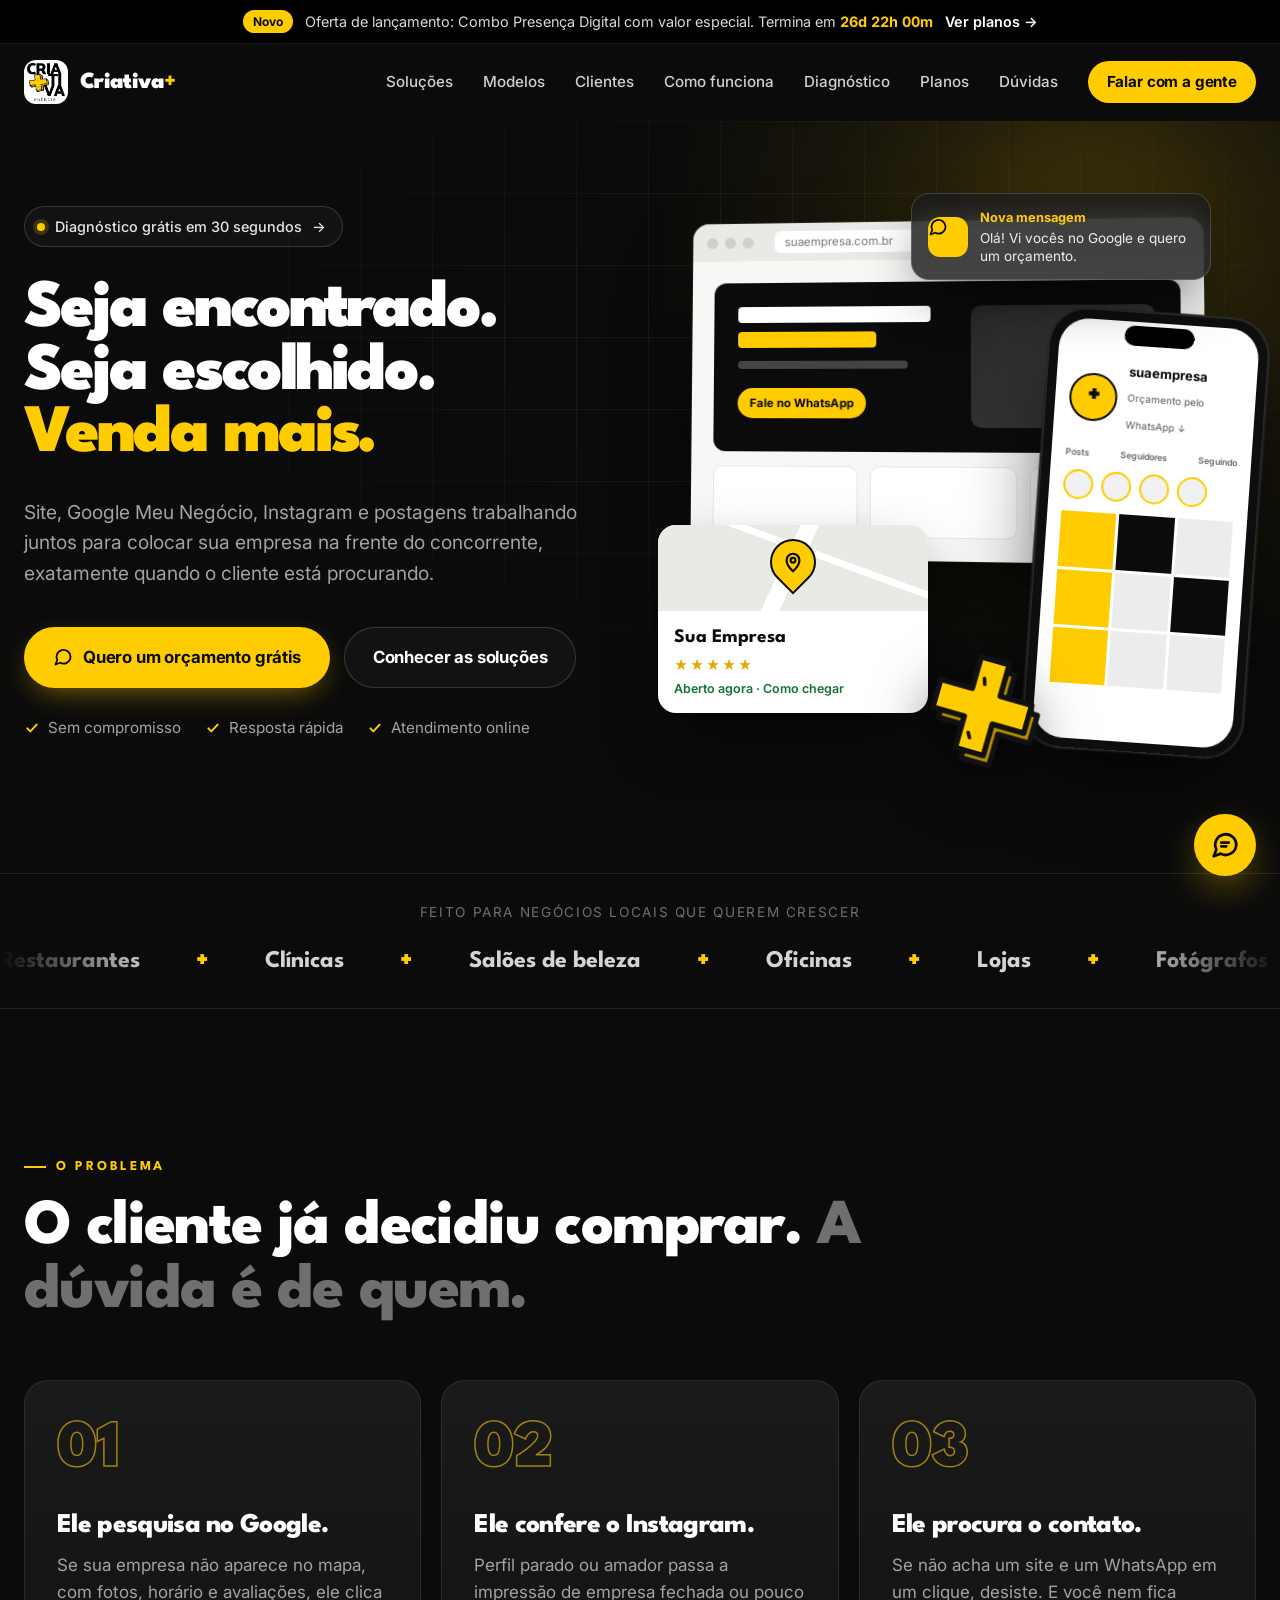
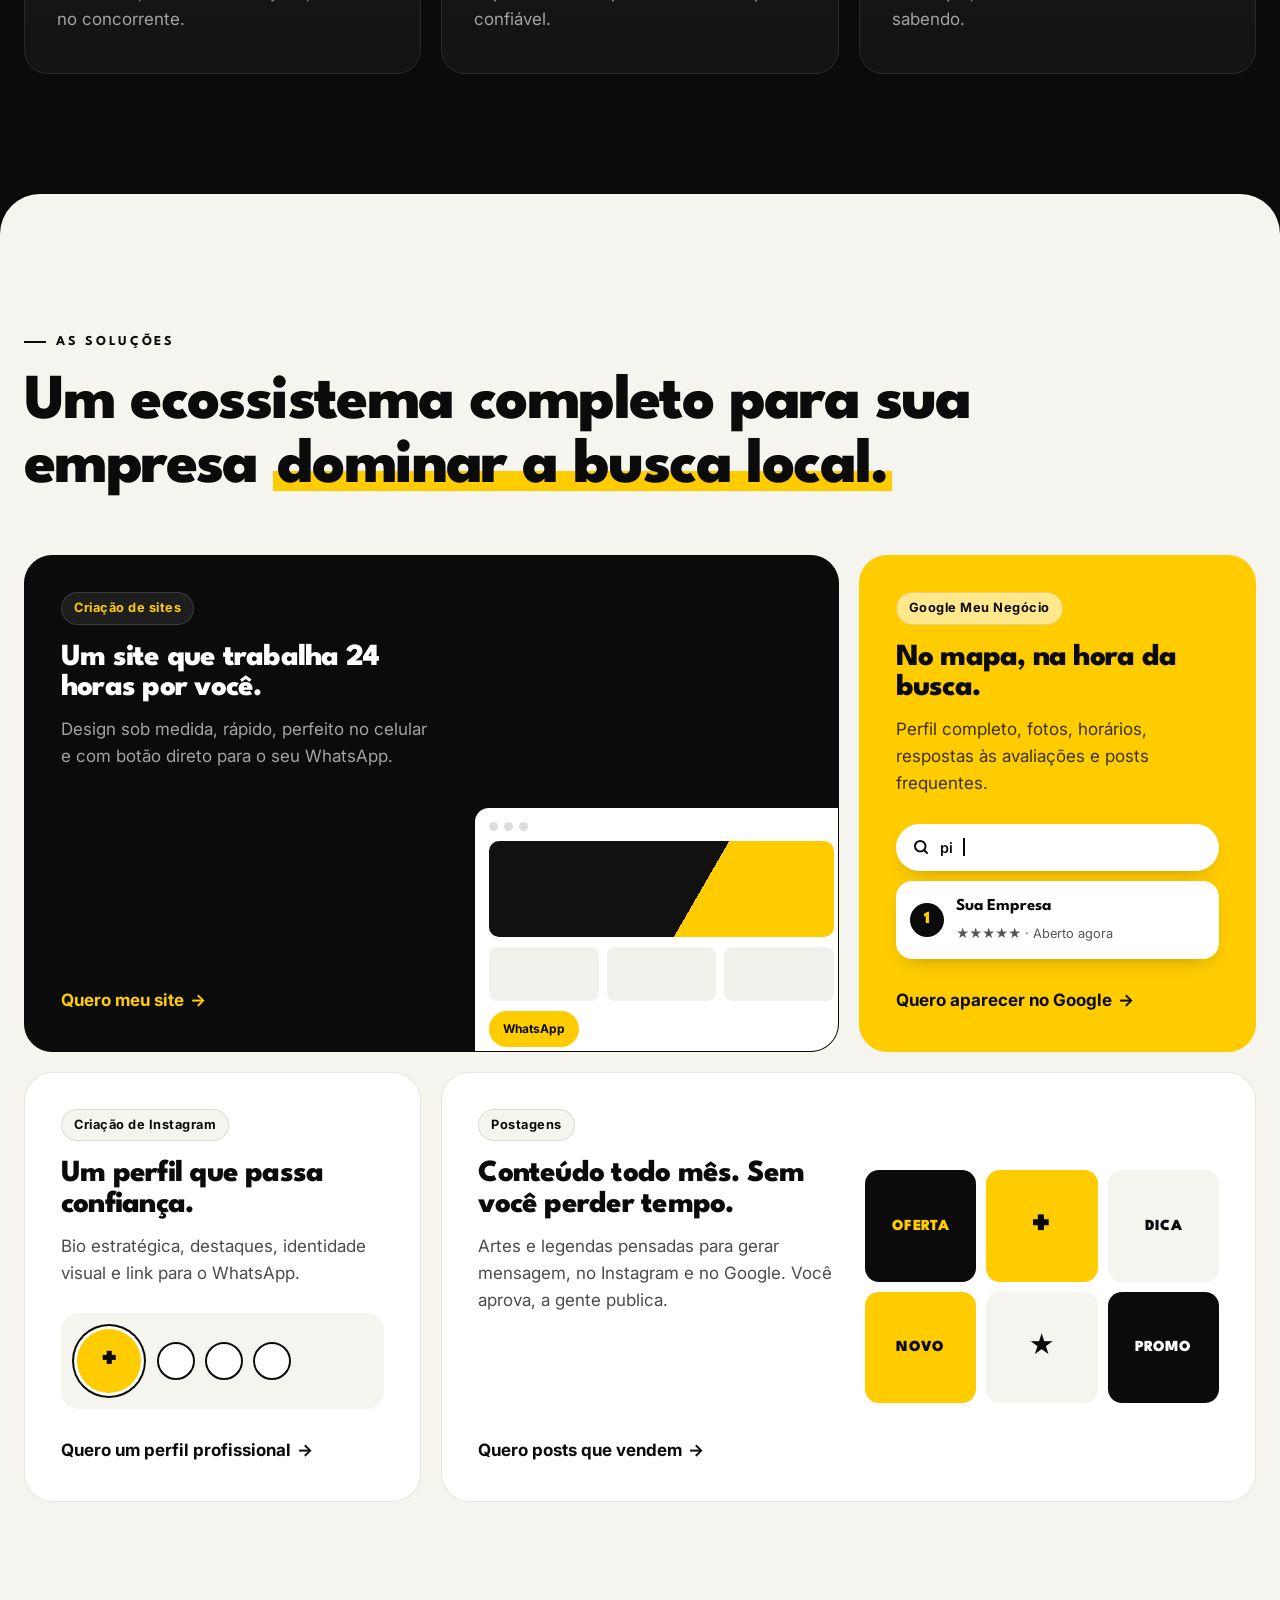
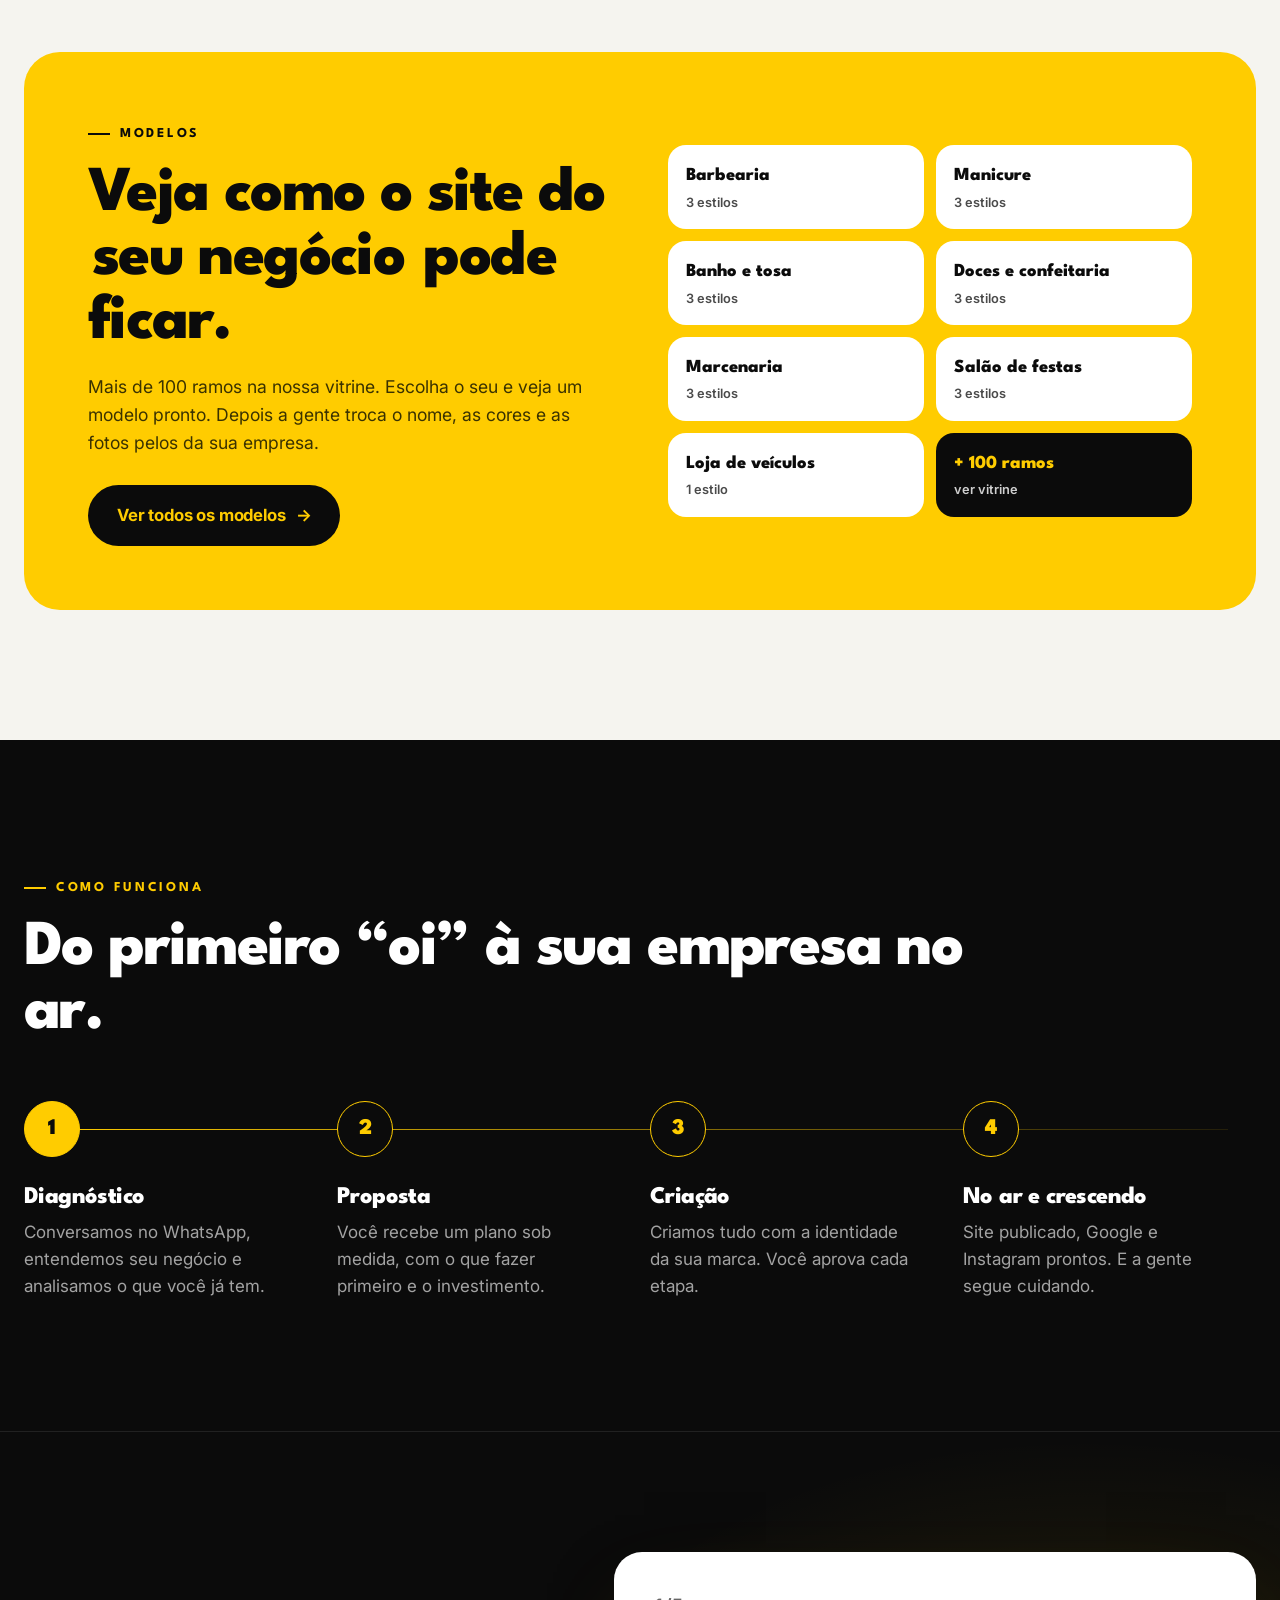
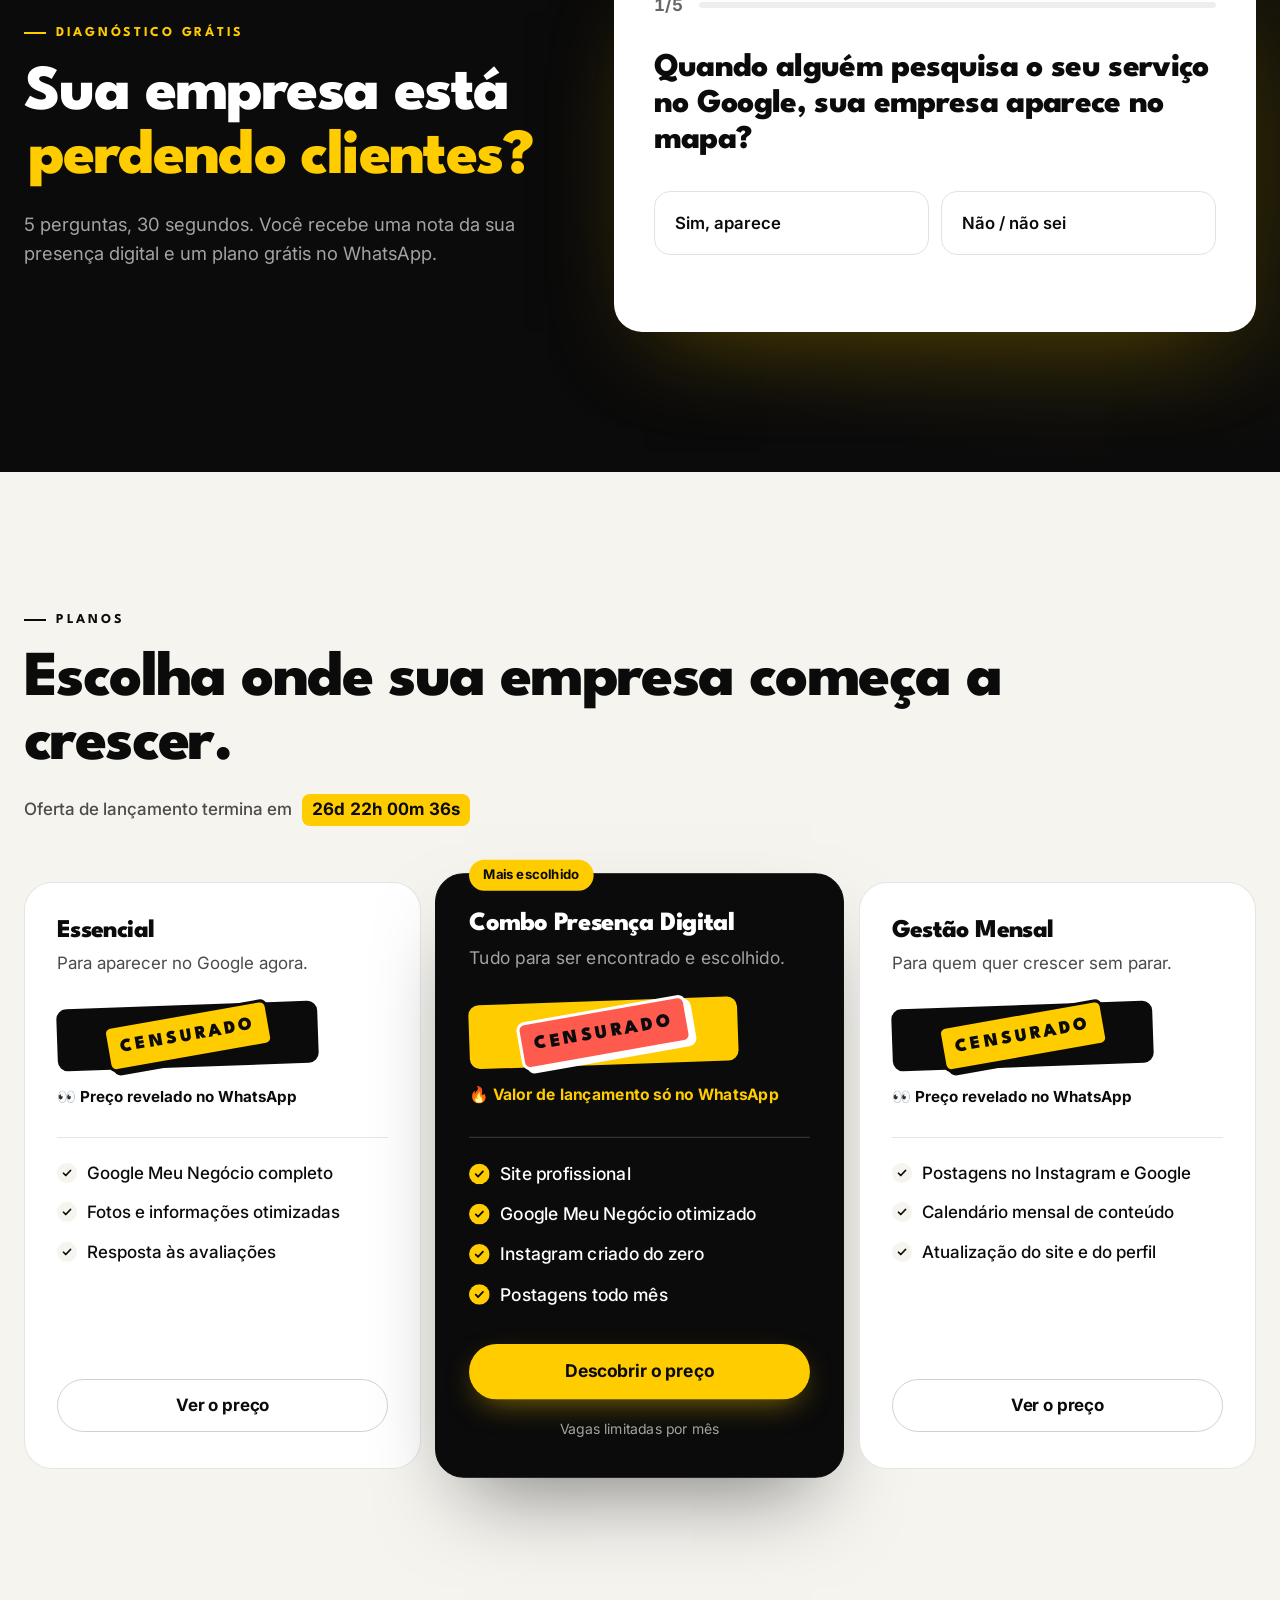
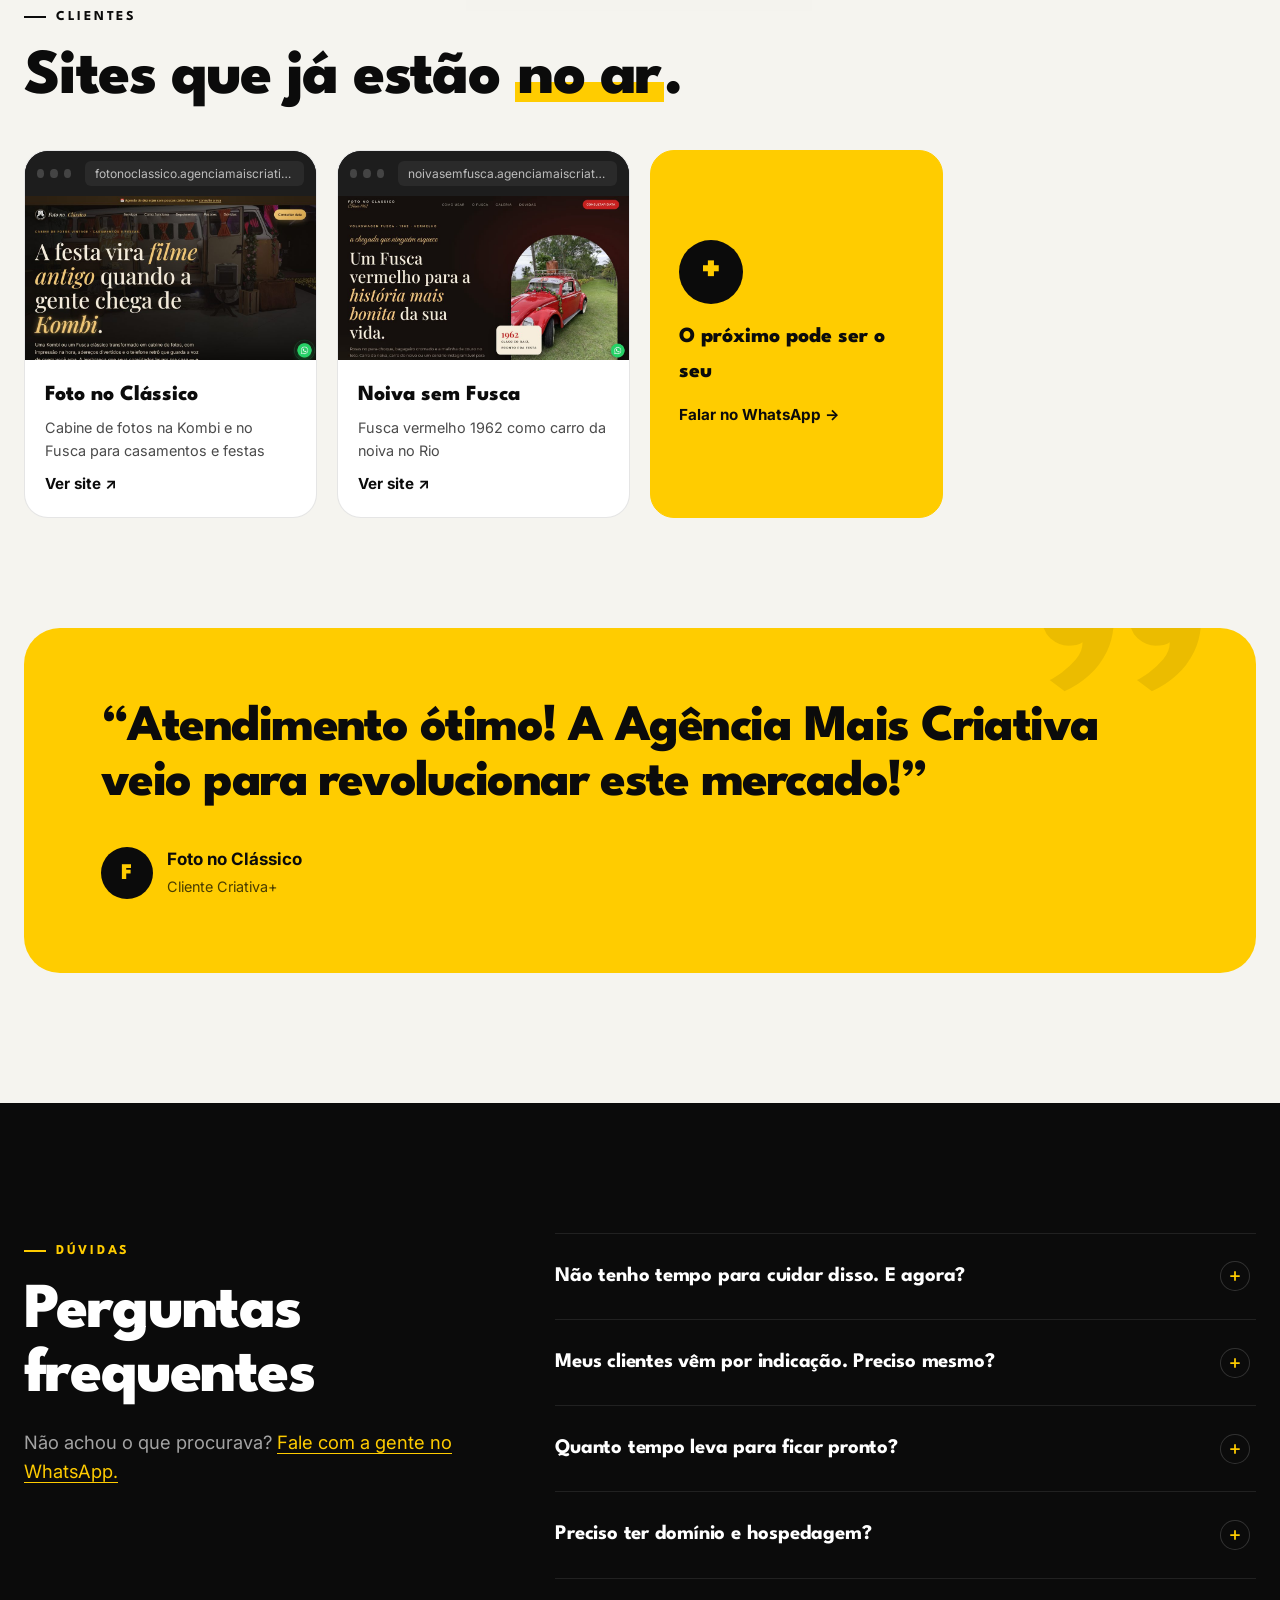
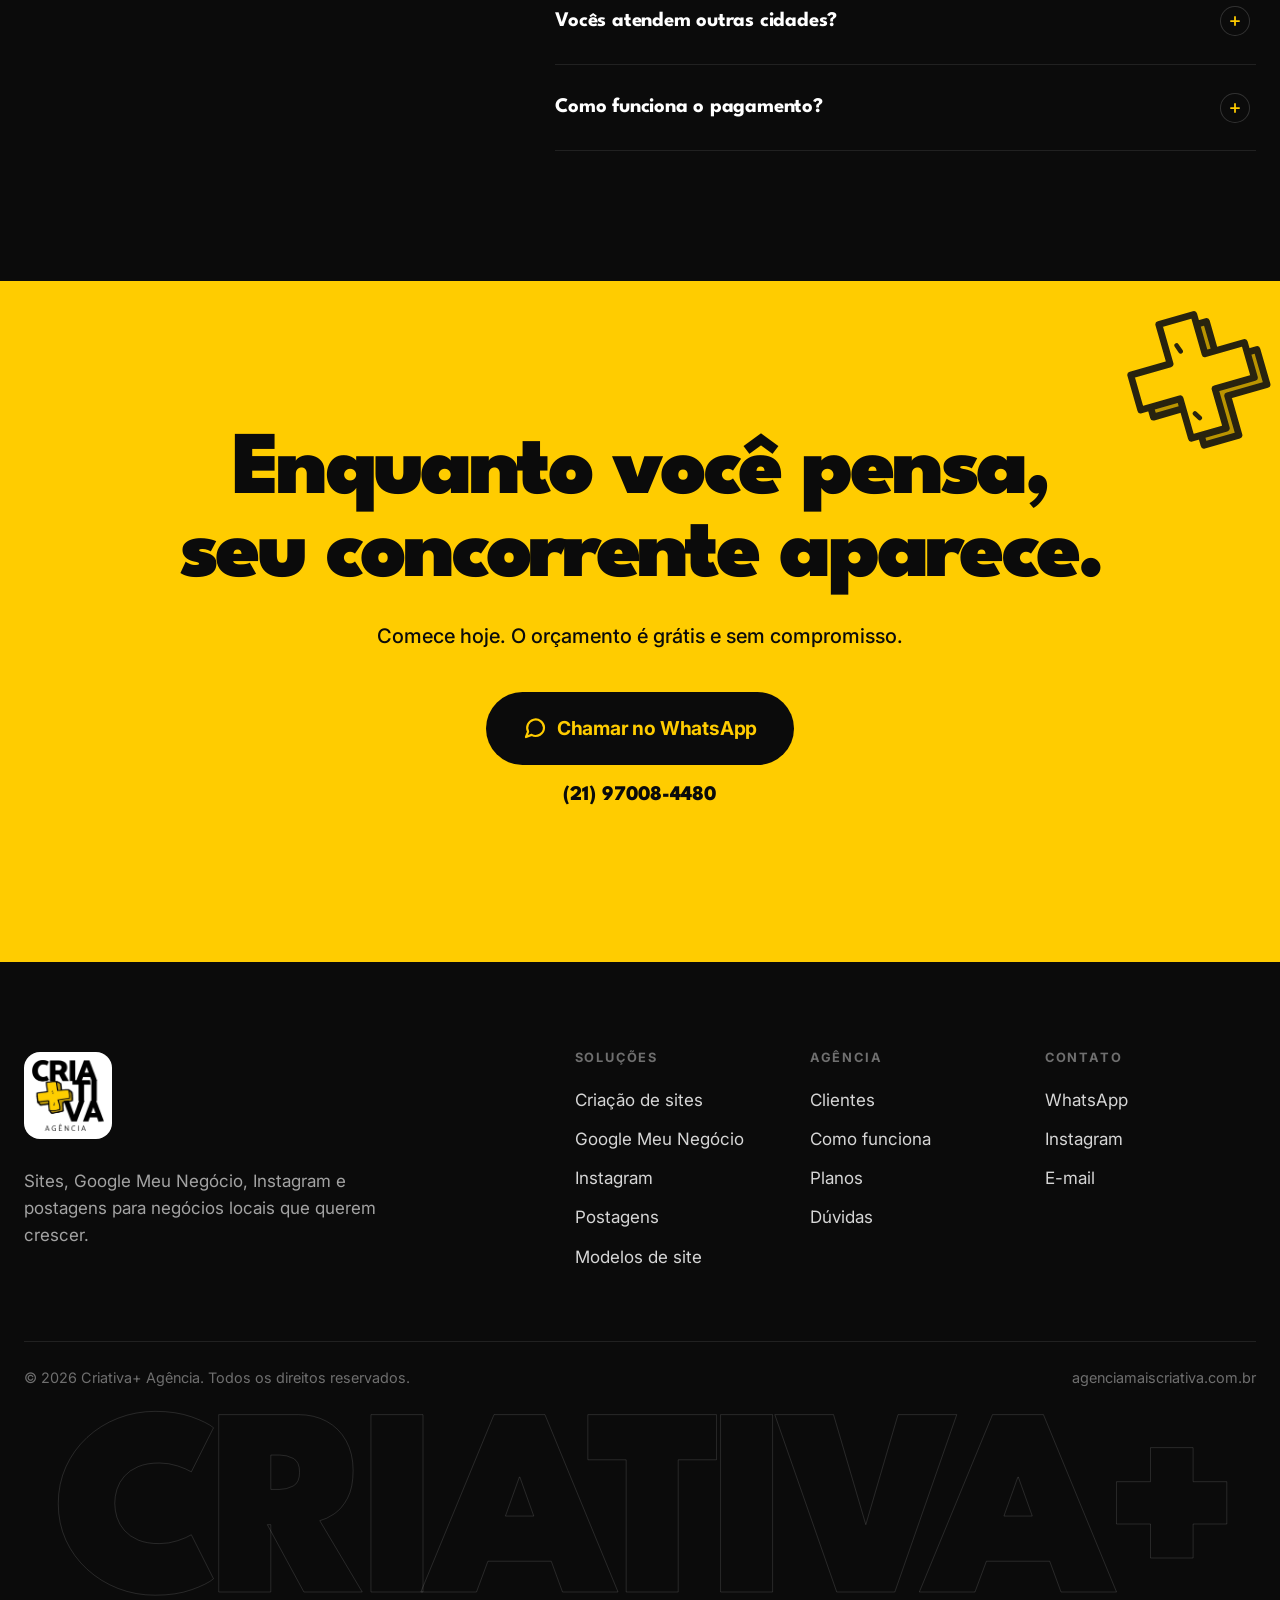
<file: index.html>
<!doctype html>
<html lang="pt-BR">
<head>
  <meta charset="utf-8">
  <meta name="viewport" content="width=device-width, initial-scale=1">
  <title>Criativa+ Agência | Seja encontrado. Seja escolhido.</title>
  <meta name="description" content="Site profissional, Google Meu Negócio, Instagram e postagens trabalhando juntos para colocar sua empresa na frente do concorrente. Orçamento grátis no WhatsApp.">
  <meta property="og:title" content="Criativa+ Agência | Seja encontrado. Seja escolhido.">
  <meta property="og:description" content="Site, Google Meu Negócio e Instagram que trazem clientes. Orçamento grátis no WhatsApp.">
  <meta property="og:type" content="website">
  <meta property="og:image" content="logo.png">
  <meta name="theme-color" content="#0B0B0B">
  <link rel="icon" href="favicon.svg" type="image/svg+xml">
  <link rel="preconnect" href="https://fonts.googleapis.com">
  <link rel="preconnect" href="https://fonts.gstatic.com" crossorigin>
  <link href="https://fonts.googleapis.com/css2?family=League+Spartan:wght@600;700;800;900&family=Inter:wght@400;500;600;700&display=swap" rel="stylesheet">
  <link rel="stylesheet" href="styles.css">
</head>
<body>
<a class="skip" href="#conteudo">Pular para o conteúdo</a>

<div class="announce">
  <span class="announce__pill">Novo</span>
  <span>Oferta de lançamento: Combo Presença Digital com valor especial. Termina em <b class="mono" data-countdown>--d --h --m</b></span>
  <a href="#planos">Ver planos <span aria-hidden="true">→</span></a>
</div>

<header class="nav" data-nav>
  <div class="wrap nav__inner">
    <a href="#topo" class="nav__brand" aria-label="Criativa+ Agência, início">
      <span class="nav__logo"><img src="logo.png" alt="" width="40" height="40"></span>
      <span class="nav__name">Criativa<b>+</b></span>
    </a>
    <button class="nav__toggle" aria-expanded="false" aria-controls="menu" aria-label="Abrir menu"><span></span><span></span></button>
    <nav class="nav__menu" id="menu" aria-label="Principal">
      <a href="#solucoes">Soluções</a>
      <a href="modelos.html">Modelos</a>
      <a href="#clientes">Clientes</a>
      <a href="#como">Como funciona</a>
      <a href="#teste">Diagnóstico</a>
      <a href="#planos">Planos</a>
      <a href="#faq">Dúvidas</a>
      <a class="btn btn--y btn--sm js-wa" data-msg="Olá! Vim pelo site e quero falar com a Criativa+." href="#contato">Falar com a gente</a>
    </nav>
  </div>
</header>

<main id="conteudo">

<!-- ================= HERO ================= -->
<section class="hero" id="topo">
  <div class="hero__glow" aria-hidden="true"></div>
  <div class="hero__grid-bg" aria-hidden="true"></div>
  <div class="wrap hero__inner">
    <div class="hero__copy">
      <a href="#teste" class="eyebrow-link"><span class="dot" aria-hidden="true"></span>Diagnóstico grátis em 30 segundos <span aria-hidden="true">→</span></a>
      <h1 class="hero__title">
        <span class="line">Seja encontrado.</span>
        <span class="line">Seja escolhido.</span>
        <span class="line line--y">Venda mais.</span>
      </h1>
      <p class="hero__lead">Site, Google Meu Negócio, Instagram e postagens trabalhando juntos para colocar sua empresa na frente do concorrente, exatamente quando o cliente está procurando.</p>
      <div class="hero__ctas">
        <a class="btn btn--y btn--lg js-wa" data-msg="Olá! Quero colocar minha empresa na frente. Pode me passar um orçamento?" href="#contato">
          <svg aria-hidden="true" viewBox="0 0 24 24"><path d="M21 11.5a8.4 8.4 0 0 1-12.4 7.4L3 21l2.1-5.4A8.4 8.4 0 1 1 21 11.5z"/></svg>
          Quero um orçamento grátis
        </a>
        <a class="btn btn--ghost btn--lg" href="#solucoes">Conhecer as soluções</a>
      </div>
      <ul class="hero__checks">
        <li>Sem compromisso</li><li>Resposta rápida</li><li>Atendimento online</li>
      </ul>
    </div>

    <!-- Composição de produto -->
    <div class="stage" aria-hidden="true">
      <div class="browser">
        <div class="browser__bar"><i></i><i></i><i></i><span>suaempresa.com.br</span></div>
        <div class="browser__body">
          <div class="mini-hero">
            <div class="mini-hero__txt"><b></b><b></b><span></span><em>Fale no WhatsApp</em></div>
            <div class="mini-hero__img"></div>
          </div>
          <div class="mini-cards"><span></span><span></span><span></span></div>
        </div>
      </div>

      <div class="phone">
        <div class="phone__notch"></div>
        <div class="ig">
          <div class="ig__head"><span class="ig__av">+</span><div><b>suaempresa</b><small>Orçamento pelo WhatsApp ↓</small></div></div>
          <div class="ig__stats"><span><b>Posts</b></span><span><b>Seguidores</b></span><span><b>Seguindo</b></span></div>
          <div class="ig__hl"><i></i><i></i><i></i><i></i></div>
          <div class="ig__grid"><i></i><i></i><i></i><i></i><i></i><i></i><i></i><i></i><i></i></div>
        </div>
      </div>

      <div class="gcard float-a">
        <div class="gcard__map"><span class="gcard__pin"><svg viewBox="0 0 24 24"><path d="M12 22s7-6.2 7-12a7 7 0 1 0-14 0c0 5.8 7 12 7 12z"/><circle cx="12" cy="10" r="2.6"/></svg></span></div>
        <div class="gcard__body">
          <b>Sua Empresa</b>
          <span class="stars">★★★★★</span>
          <span class="open">Aberto agora · Como chegar</span>
        </div>
      </div>

      <div class="toast float-b">
        <span class="toast__ic"><svg viewBox="0 0 24 24"><path d="M21 11.5a8.4 8.4 0 0 1-12.4 7.4L3 21l2.1-5.4A8.4 8.4 0 1 1 21 11.5z"/></svg></span>
        <div><b>Nova mensagem</b><span data-toast>Olá! Vi vocês no Google e quero um orçamento.</span></div>
      </div>

      <svg class="stage__plus" viewBox="0 0 132 132"><use href="#plus"/></svg>
    </div>
  </div>
</section>

<!-- ================= SEGMENTOS ================= -->
<section class="segments" aria-label="Segmentos atendidos">
  <p class="segments__label">Feito para negócios locais que querem crescer</p>
  <div class="ticker" aria-hidden="true">
    <div class="ticker__track">
      <span>Restaurantes</span><span>Clínicas</span><span>Salões de beleza</span><span>Oficinas</span><span>Lojas</span><span>Fotógrafos</span><span>Academias</span><span>Pet shops</span><span>Consultórios</span><span>Prestadores de serviço</span>
      <span>Restaurantes</span><span>Clínicas</span><span>Salões de beleza</span><span>Oficinas</span><span>Lojas</span><span>Fotógrafos</span><span>Academias</span><span>Pet shops</span><span>Consultórios</span><span>Prestadores de serviço</span>
    </div>
  </div>
</section>

<!-- ================= PROBLEMA ================= -->
<section class="problem">
  <div class="wrap">
    <p class="kicker">O problema</p>
    <h2 class="h2 problem__title">O cliente já decidiu comprar. <span class="muted">A dúvida é de quem.</span></h2>
    <div class="problem__grid">
      <article class="pcard">
        <span class="pcard__n">01</span>
        <h3>Ele pesquisa no Google.</h3>
        <p>Se sua empresa não aparece no mapa, com fotos, horário e avaliações, ele clica no concorrente.</p>
      </article>
      <article class="pcard">
        <span class="pcard__n">02</span>
        <h3>Ele confere o Instagram.</h3>
        <p>Perfil parado ou amador passa a impressão de empresa fechada ou pouco confiável.</p>
      </article>
      <article class="pcard">
        <span class="pcard__n">03</span>
        <h3>Ele procura o contato.</h3>
        <p>Se não acha um site e um WhatsApp em um clique, desiste. E você nem fica sabendo.</p>
      </article>
    </div>
  </div>
</section>

<!-- ================= SOLUÇÕES (BENTO) ================= -->
<section class="solutions" id="solucoes">
  <div class="wrap">
    <p class="kicker kicker--dark">As soluções</p>
    <h2 class="h2 h2--dark">Um ecossistema completo para sua empresa <span class="mark">dominar a busca local.</span></h2>

    <div class="bento">
      <article class="tile tile--site">
        <div class="tile__copy">
          <span class="tile__tag">Criação de sites</span>
          <h3>Um site que trabalha 24 horas por você.</h3>
          <p>Design sob medida, rápido, perfeito no celular e com botão direto para o seu WhatsApp.</p>
          <a class="tile__link js-wa" data-msg="Olá! Quero um site para minha empresa." href="#contato">Quero meu site <span aria-hidden="true">→</span></a>
        </div>
        <div class="tile__art art-site" aria-hidden="true">
          <div class="art-site__win"><div class="art-site__bar"><i></i><i></i><i></i></div><div class="art-site__hero"></div><div class="art-site__row"><i></i><i></i><i></i></div><div class="art-site__btn">WhatsApp</div></div>
        </div>
      </article>

      <article class="tile tile--gmn">
        <span class="tile__tag">Google Meu Negócio</span>
        <h3>No mapa, na hora da busca.</h3>
        <p>Perfil completo, fotos, horários, respostas às avaliações e posts frequentes.</p>
        <div class="art-search" aria-hidden="true">
          <div class="art-search__bar"><svg viewBox="0 0 24 24"><circle cx="11" cy="11" r="7"/><path d="M20 20l-4-4"/></svg><span data-typing>pizzaria perto de mim</span><i class="caret"></i></div>
          <div class="art-search__res"><span class="pin">1</span><div><b>Sua Empresa</b><small>★★★★★ · Aberto agora</small></div></div>
        </div>
        <a class="tile__link js-wa" data-msg="Olá! Quero aparecer no Google Meu Negócio." href="#contato">Quero aparecer no Google <span aria-hidden="true">→</span></a>
      </article>

      <article class="tile tile--ig">
        <span class="tile__tag">Criação de Instagram</span>
        <h3>Um perfil que passa confiança.</h3>
        <p>Bio estratégica, destaques, identidade visual e link para o WhatsApp.</p>
        <div class="art-ig" aria-hidden="true"><span class="art-ig__av">+</span><div class="art-ig__hl"><i></i><i></i><i></i></div></div>
        <a class="tile__link js-wa" data-msg="Olá! Quero um Instagram profissional." href="#contato">Quero um perfil profissional <span aria-hidden="true">→</span></a>
      </article>

      <article class="tile tile--posts">
        <div class="tile__copy">
          <span class="tile__tag">Postagens</span>
          <h3>Conteúdo todo mês. Sem você perder tempo.</h3>
          <p>Artes e legendas pensadas para gerar mensagem, no Instagram e no Google. Você aprova, a gente publica.</p>
          <a class="tile__link js-wa" data-msg="Olá! Quero posts para minha empresa." href="#contato">Quero posts que vendem <span aria-hidden="true">→</span></a>
        </div>
        <div class="art-posts" aria-hidden="true">
          <i class="p1">OFERTA</i><i class="p2">+</i><i class="p3">DICA</i><i class="p4">NOVO</i><i class="p5">★</i><i class="p6">PROMO</i>
        </div>
      </article>
    </div>
  </div>
</section>


<!-- ================= MODELOS (chamada) ================= -->
<section class="mteaser" id="modelos">
  <div class="wrap mteaser__inner">
    <div>
      <p class="kicker kicker--dark">Modelos</p>
      <h2 class="h2 h2--dark" style="margin-bottom:18px">Veja como o site do <span class="mark">seu negócio</span> pode ficar.</h2>
      <p class="mteaser__lead">Mais de 100 ramos na nossa vitrine. Escolha o seu e veja um modelo pronto. Depois a gente troca o nome, as cores e as fotos pelos da sua empresa.</p>
      <a class="btn btn--k btn--lg" href="modelos.html">Ver todos os modelos <span aria-hidden="true">→</span></a>
    </div>
    <ul class="mteaser__list" aria-label="Ramos com modelo pronto">
      <li><a href="modelos.html?ramo=barbeiro">Barbearia <small>3 estilos</small></a></li>
      <li><a href="modelos.html?ramo=manicure">Manicure <small>3 estilos</small></a></li>
      <li><a href="modelos.html?ramo=banho-e-tosa">Banho e tosa <small>3 estilos</small></a></li>
      <li><a href="modelos.html?ramo=doces">Doces e confeitaria <small>3 estilos</small></a></li>
      <li><a href="modelos.html?ramo=marceneiro">Marcenaria <small>3 estilos</small></a></li>
      <li><a href="modelos.html?ramo=festas">Salão de festas <small>3 estilos</small></a></li>
      <li><a href="modelos.html?ramo=veiculos">Loja de veículos <small>1 estilo</small></a></li>
      <li><a href="modelos.html">+ 100 ramos <small>ver vitrine</small></a></li>
    </ul>
  </div>
</section>

<!-- ================= COMO FUNCIONA ================= -->
<section class="how" id="como">
  <div class="wrap">
    <p class="kicker">Como funciona</p>
    <h2 class="h2">Do primeiro “oi” à sua empresa no ar.</h2>
    <ol class="steps">
      <li><span class="steps__n">1</span><h3>Diagnóstico</h3><p>Conversamos no WhatsApp, entendemos seu negócio e analisamos o que você já tem.</p></li>
      <li><span class="steps__n">2</span><h3>Proposta</h3><p>Você recebe um plano sob medida, com o que fazer primeiro e o investimento.</p></li>
      <li><span class="steps__n">3</span><h3>Criação</h3><p>Criamos tudo com a identidade da sua marca. Você aprova cada etapa.</p></li>
      <li><span class="steps__n">4</span><h3>No ar e crescendo</h3><p>Site publicado, Google e Instagram prontos. E a gente segue cuidando.</p></li>
    </ol>
  </div>
</section>

<!-- ================= DIAGNÓSTICO ================= -->
<section class="quiz" id="teste">
  <div class="wrap quiz__wrap">
    <div class="quiz__intro">
      <p class="kicker">Diagnóstico grátis</p>
      <h2 class="h2">Sua empresa está <span class="mark">perdendo clientes?</span></h2>
      <p class="lead">5 perguntas, 30 segundos. Você recebe uma nota da sua presença digital e um plano grátis no WhatsApp.</p>
    </div>

    <form class="qcard" data-quiz novalidate>
      <div class="qcard__top"><span class="mono" aria-live="polite"><span data-step>1</span>/<span>5</span></span><div class="qbar" aria-hidden="true"><span data-progress></span></div></div>

      <fieldset class="q is-active"><legend>Quando alguém pesquisa o seu serviço no Google, sua empresa aparece no mapa?</legend>
        <div class="q__opts"><button type="button" class="opt" data-points="0">Sim, aparece</button><button type="button" class="opt" data-points="2" data-label="não aparece no Google">Não / não sei</button></div></fieldset>
      <fieldset class="q"><legend>Sua empresa tem um site profissional?</legend>
        <div class="q__opts"><button type="button" class="opt" data-points="0">Sim, e é bom</button><button type="button" class="opt" data-points="2" data-label="não tem site profissional">Não / está ultrapassado</button></div></fieldset>
      <fieldset class="q"><legend>O cliente fala com você no WhatsApp em 1 clique, pelo site ou Instagram?</legend>
        <div class="q__opts"><button type="button" class="opt" data-points="0">Sim</button><button type="button" class="opt" data-points="2" data-label="sem WhatsApp em 1 clique">Não</button></div></fieldset>
      <fieldset class="q"><legend>Você posta no Instagram pelo menos 3 vezes por semana?</legend>
        <div class="q__opts"><button type="button" class="opt" data-points="0">Sim</button><button type="button" class="opt" data-points="2" data-label="Instagram parado">Não, fica parado</button></div></fieldset>
      <fieldset class="q"><legend>Hoje, a maioria dos seus clientes vem de onde?</legend>
        <div class="q__opts"><button type="button" class="opt" data-points="0">Da internet</button><button type="button" class="opt" data-points="2" data-label="depende do boca a boca">Do boca a boca</button></div></fieldset>

      <div class="qres" data-result hidden tabindex="-1">
        <div class="gauge" aria-hidden="true"><svg viewBox="0 0 120 120"><circle cx="60" cy="60" r="52" class="gauge__bg"/><circle cx="60" cy="60" r="52" class="gauge__fg" data-gauge/></svg><span data-score>0</span></div>
        <p class="qres__label">Nota da sua presença digital (de 0 a 10)</p>
        <p class="qres__verdict" data-verdict></p>
        <p class="qres__text" data-text></p>
        <a class="btn btn--y btn--lg btn--block js-wa-quiz" href="#contato">
          <svg aria-hidden="true" viewBox="0 0 24 24"><path d="M21 11.5a8.4 8.4 0 0 1-12.4 7.4L3 21l2.1-5.4A8.4 8.4 0 1 1 21 11.5z"/></svg>
          Receber meu plano grátis
        </a>
        <button type="button" class="qres__again" data-restart>Refazer o diagnóstico</button>
      </div>
    </form>
  </div>
</section>

<!-- ================= PLANOS ================= -->
<section class="plans" id="planos">
  <div class="wrap">
    <div class="plans__head">
      <p class="kicker kicker--dark">Planos</p>
      <h2 class="h2 h2--dark">Escolha onde sua empresa começa a crescer.</h2>
      <p class="plans__timer">Oferta de lançamento termina em <span class="timer" data-timer><b data-d>--</b>d <b data-h>--</b>h <b data-m>--</b>m <b data-s>--</b>s</span></p>
    </div>
    <div class="plans__grid">
      <article class="plan">
        <h3>Essencial</h3>
        <p class="plan__desc">Para aparecer no Google agora.</p>
        <div class="censor" role="img" aria-label="Preço censurado: chame no WhatsApp para saber"><span class="censor__bar" aria-hidden="true">R$ ███,██</span><span class="censor__stamp" aria-hidden="true">CENSURADO</span></div><p class="censor__hint">👀 Preço revelado no WhatsApp</p>
        <ul><li>Google Meu Negócio completo</li><li>Fotos e informações otimizadas</li><li>Resposta às avaliações</li></ul>
        <a class="btn btn--outline btn--block js-wa" data-msg="Olá! Quero saber o valor do plano Essencial." href="#contato">Ver o preço</a>
      </article>
      <article class="plan plan--featured">
        <span class="plan__badge">Mais escolhido</span>
        <h3>Combo Presença Digital</h3>
        <p class="plan__desc">Tudo para ser encontrado e escolhido.</p>
        <div class="censor censor--y" role="img" aria-label="Preço censurado: chame no WhatsApp para saber"><span class="censor__bar" aria-hidden="true">R$ ███,██</span><span class="censor__stamp" aria-hidden="true">CENSURADO</span></div><p class="censor__hint">🔥 Valor de lançamento só no WhatsApp</p>
        <ul><li>Site profissional</li><li>Google Meu Negócio otimizado</li><li>Instagram criado do zero</li><li>Postagens todo mês</li></ul>
        <a class="btn btn--y btn--block js-wa" data-msg="Olá! Quero saber o valor do Combo Presença Digital." href="#contato">Descobrir o preço</a>
        <p class="plan__note">Vagas limitadas por mês</p>
      </article>
      <article class="plan">
        <h3>Gestão Mensal</h3>
        <p class="plan__desc">Para quem quer crescer sem parar.</p>
        <div class="censor" role="img" aria-label="Preço censurado: chame no WhatsApp para saber"><span class="censor__bar" aria-hidden="true">R$ ███,██</span><span class="censor__stamp" aria-hidden="true">CENSURADO</span></div><p class="censor__hint">👀 Preço revelado no WhatsApp</p>
        <ul><li>Postagens no Instagram e Google</li><li>Calendário mensal de conteúdo</li><li>Atualização do site e do perfil</li></ul>
        <a class="btn btn--outline btn--block js-wa" data-msg="Olá! Quero saber o valor da Gestão Mensal." href="#contato">Ver o preço</a>
      </article>
    </div>
  </div>
</section>


<!-- ================= CLIENTES ================= -->
<section class="clients" id="clientes">
  <div class="wrap">
    <p class="kicker kicker--dark">Clientes</p>
    <h2 class="h2 h2--dark">Sites que já estão <span class="mark">no ar</span>.</h2>
    <div class="clients__grid" id="clientsGrid">
      <!-- Os cartões são montados a partir da lista CLIENTES, no script.js -->
      <a class="client" href="https://fotonoclassico.agenciamaiscriativa.com.br" target="_blank" rel="noopener"><span class="client__name">Foto no Clássico</span><span class="client__url">fotonoclassico.agenciamaiscriativa.com.br</span></a>
      <a class="client" href="https://noivasemfusca.agenciamaiscriativa.com.br" target="_blank" rel="noopener"><span class="client__name">Noiva sem Fusca</span><span class="client__url">noivasemfusca.agenciamaiscriativa.com.br</span></a>
    </div>
  </div>
</section>

<!-- ================= DEPOIMENTO ================= -->
<section class="voice">
  <div class="wrap">
    <figure class="voice__fig">
      <blockquote><p>“Atendimento ótimo! A Agência Mais Criativa veio para revolucionar este mercado!”</p></blockquote>
      <figcaption><span class="voice__av" aria-hidden="true">F</span><span><b>Foto no Clássico</b><small>Cliente Criativa+</small></span></figcaption>
    </figure>
  </div>
</section>

<!-- ================= FAQ ================= -->
<section class="faq" id="faq">
  <div class="wrap faq__wrap">
    <div>
      <p class="kicker">Dúvidas</p>
      <h2 class="h2">Perguntas frequentes</h2>
      <p class="lead">Não achou o que procurava? <a class="link js-wa" data-msg="Olá! Tenho uma dúvida." href="#contato">Fale com a gente no WhatsApp.</a></p>
    </div>
    <div class="faq__list">
      <details><summary>Não tenho tempo para cuidar disso. E agora?</summary><p>É exatamente por isso que existimos. Você conta sobre a sua empresa, aprova o que criamos e a gente cuida do resto.</p></details>
      <details><summary>Meus clientes vêm por indicação. Preciso mesmo?</summary><p>Até quem foi indicado pesquisa sua empresa antes de chamar. Se não encontra nada, ou encontra um perfil abandonado, a indicação se perde.</p></details>
      <details><summary>Quanto tempo leva para ficar pronto?</summary><p>Em média [PRAZO], depois que recebemos as informações e fotos da sua empresa.</p></details>
      <details><summary>Preciso ter domínio e hospedagem?</summary><p>Não se preocupe: orientamos a compra do domínio (ex.: suaempresa.com.br) e cuidamos da publicação do site.</p></details>
      <details><summary>Vocês atendem outras cidades?</summary><p>Sim. Todo o atendimento pode ser feito online, por WhatsApp e chamada de vídeo.</p></details>
      <details><summary>Como funciona o pagamento?</summary><p>[FORMAS DE PAGAMENTO, ex.: Pix ou cartão em até X vezes].</p></details>
    </div>
  </div>
</section>

<!-- ================= CTA FINAL ================= -->
<section class="cta" id="contato">
  <div class="wrap cta__inner">
    <svg class="cta__plus" aria-hidden="true" viewBox="0 0 132 132"><use href="#plus"/></svg>
    <h2>Enquanto você pensa, <br>seu concorrente aparece.</h2>
    <p>Comece hoje. O orçamento é grátis e sem compromisso.</p>
    <div class="cta__actions">
      <a class="btn btn--k btn--xl js-wa" data-msg="Olá! Vim pelo site e quero começar agora." href="#contato">
        <svg aria-hidden="true" viewBox="0 0 24 24"><path d="M21 11.5a8.4 8.4 0 0 1-12.4 7.4L3 21l2.1-5.4A8.4 8.4 0 1 1 21 11.5z"/></svg>
        Chamar no WhatsApp
      </a>
      <span class="cta__phone">(21) 97008-4480</span>
    </div>
  </div>
</section>

</main>

<footer class="footer">
  <div class="wrap footer__top">
    <div class="footer__brand">
      <span class="footer__logo"><img src="logo.png" alt="Criativa+ Agência" width="72" height="72"></span>
      <p>Sites, Google Meu Negócio, Instagram e postagens para negócios locais que querem crescer.</p>
    </div>
    <div class="footer__cols">
      <div><h4>Soluções</h4><a href="#solucoes">Criação de sites</a><a href="#solucoes">Google Meu Negócio</a><a href="#solucoes">Instagram</a><a href="#solucoes">Postagens</a><a href="modelos.html">Modelos de site</a></div>
      <div><h4>Agência</h4><a href="#clientes">Clientes</a><a href="#como">Como funciona</a><a href="#planos">Planos</a><a href="#faq">Dúvidas</a></div>
      <div><h4>Contato</h4><a class="js-wa" data-msg="Olá! Vim pelo site." href="#contato">WhatsApp</a><a class="js-ig" href="#">Instagram</a><a class="js-mail" href="#">E-mail</a></div>
    </div>
  </div>
  <div class="wrap footer__bottom">
    <span>© <span data-year>2026</span> Criativa+ Agência. Todos os direitos reservados.</span>
    <span>agenciamaiscriativa.com.br</span>
  </div>
  <p class="footer__giant" aria-hidden="true">CRIATIVA+</p>
</footer>

<a class="mcta js-wa" data-msg="Olá! Vim pelo site e quero um orçamento." href="#contato">
  <svg aria-hidden="true" viewBox="0 0 24 24"><path d="M21 11.5a8.4 8.4 0 0 1-12.4 7.4L3 21l2.1-5.4A8.4 8.4 0 1 1 21 11.5z"/></svg>
  Orçamento grátis no WhatsApp
</a>
<a class="wa js-wa" data-msg="Olá! Vim pelo site e quero um orçamento." href="#contato" aria-label="Falar no WhatsApp">
  <svg aria-hidden="true" viewBox="0 0 24 24"><path d="M21 11.5a8.4 8.4 0 0 1-12.4 7.4L3 21l2.1-5.4A8.4 8.4 0 1 1 21 11.5z"/><path d="M9 10h6M9 13h4"/></svg>
</a>

<svg width="0" height="0" style="position:absolute" aria-hidden="true"><defs><g id="plus">
  <path d="M44 8h32v36h36v32H76v36H44V76H8V44h36z" transform="translate(9,9)" fill="#B38F00" stroke="#111" stroke-width="6" stroke-linejoin="round"/>
  <path d="M44 8h32v36h36v32H76v36H44V76H8V44h36z" fill="#FFCC00" stroke="#111" stroke-width="6" stroke-linejoin="round"/>
  <path d="M54 30l2 6M53 92l3 5" stroke="#111" stroke-width="4" stroke-linecap="round"/>
</g></defs></svg>

<script src="script.js"></script>
</body>
</html>
</file>
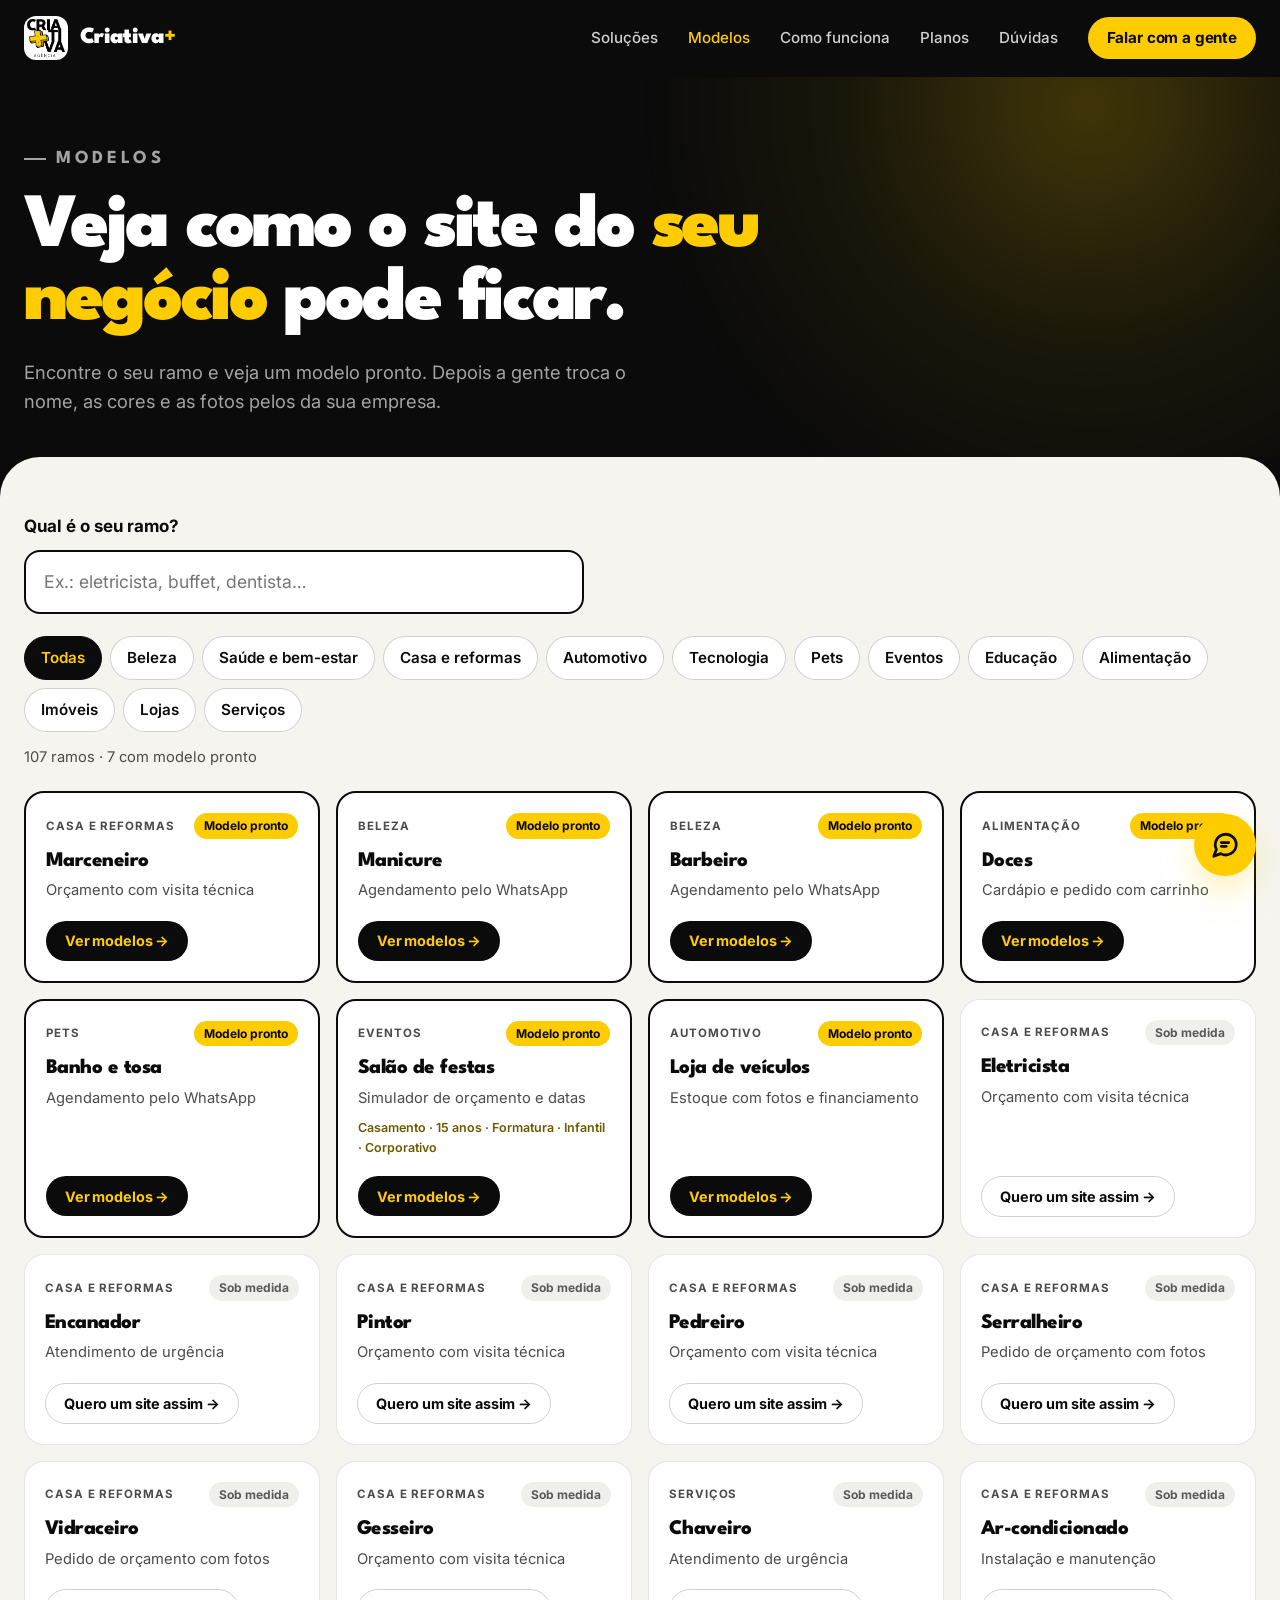
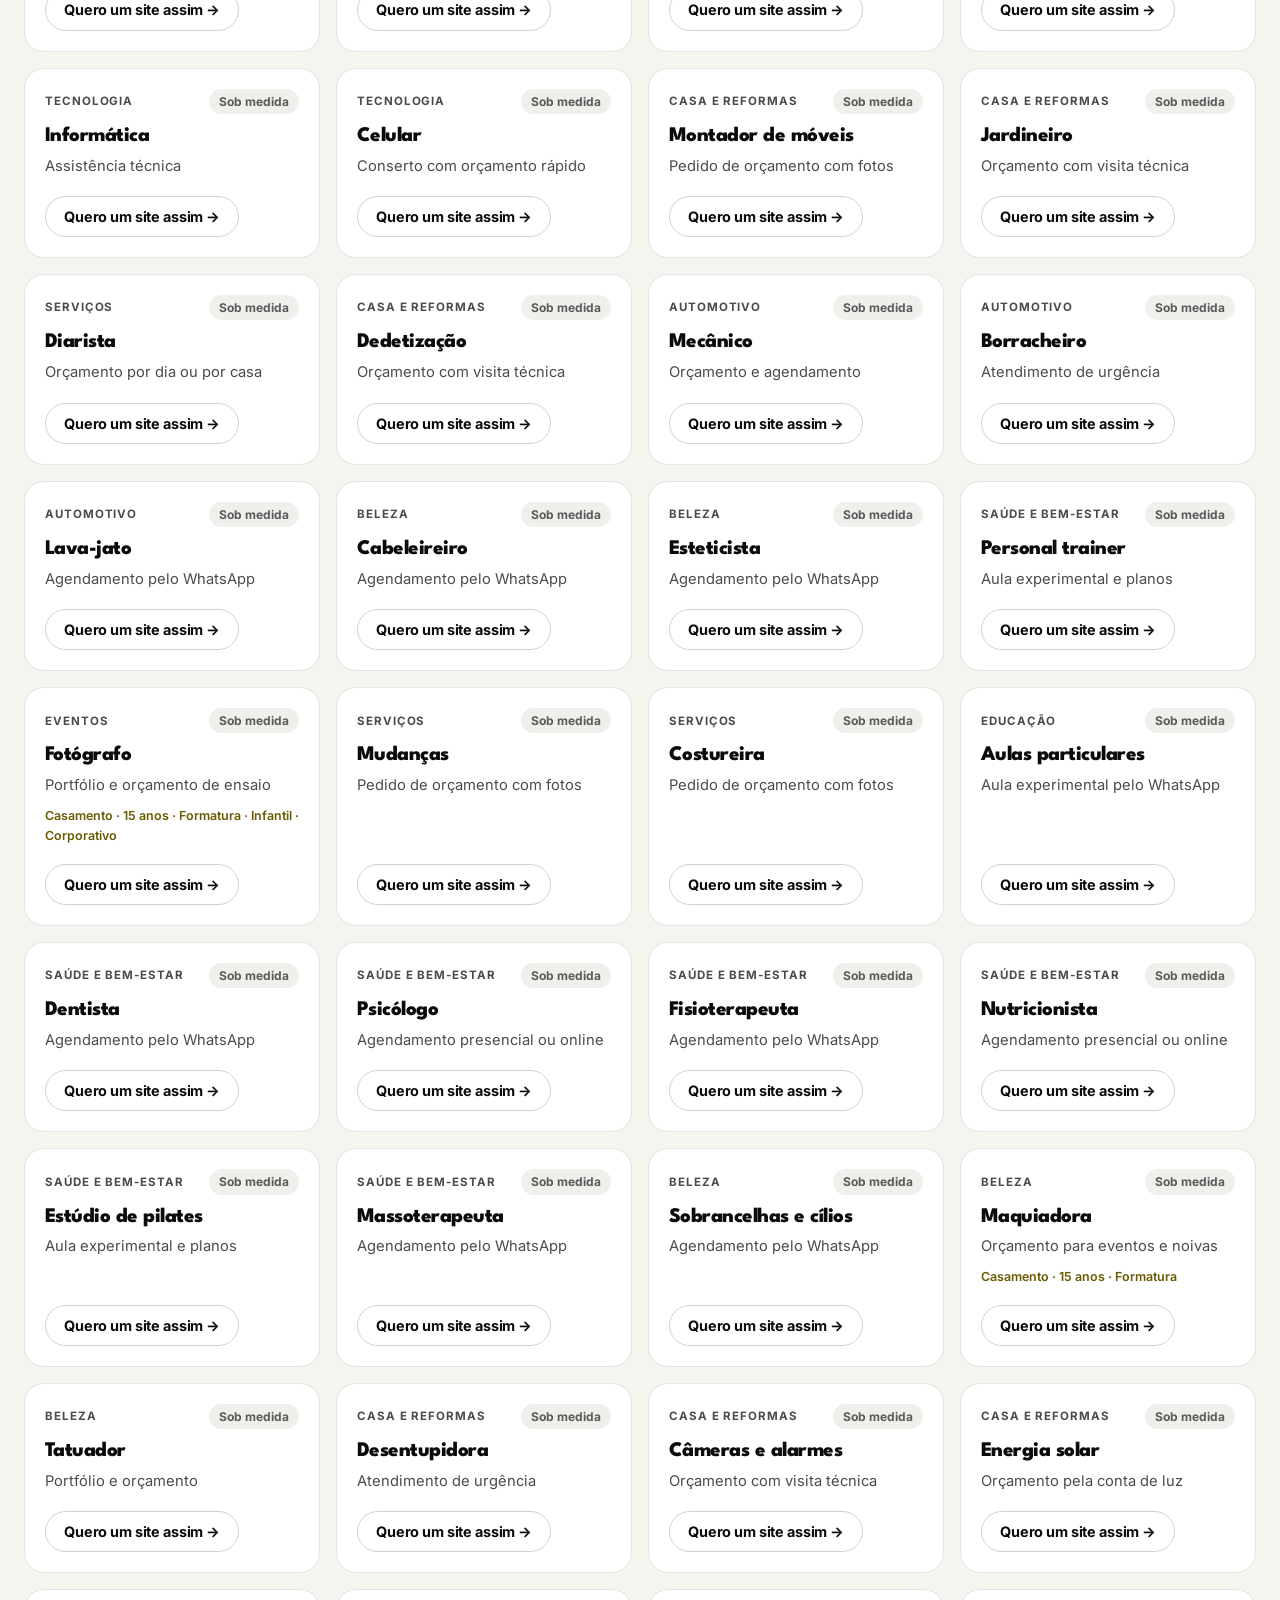
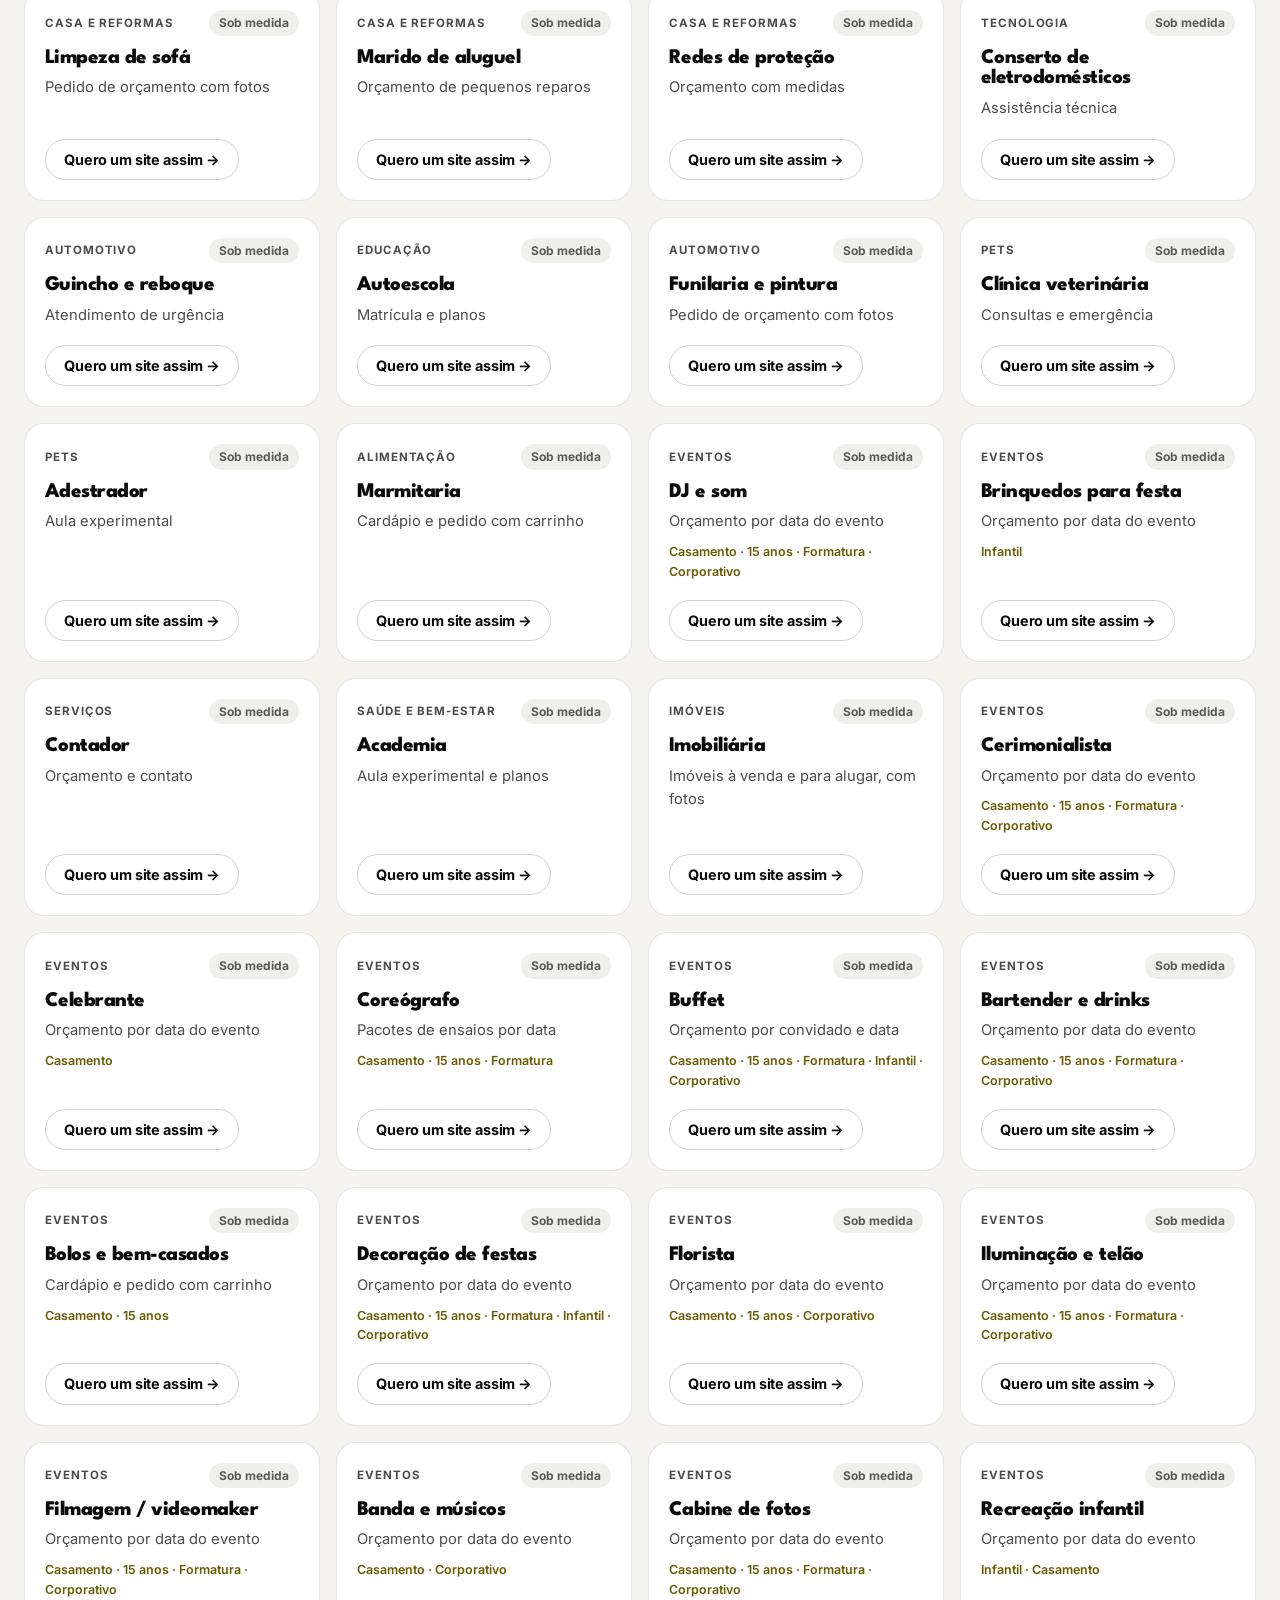
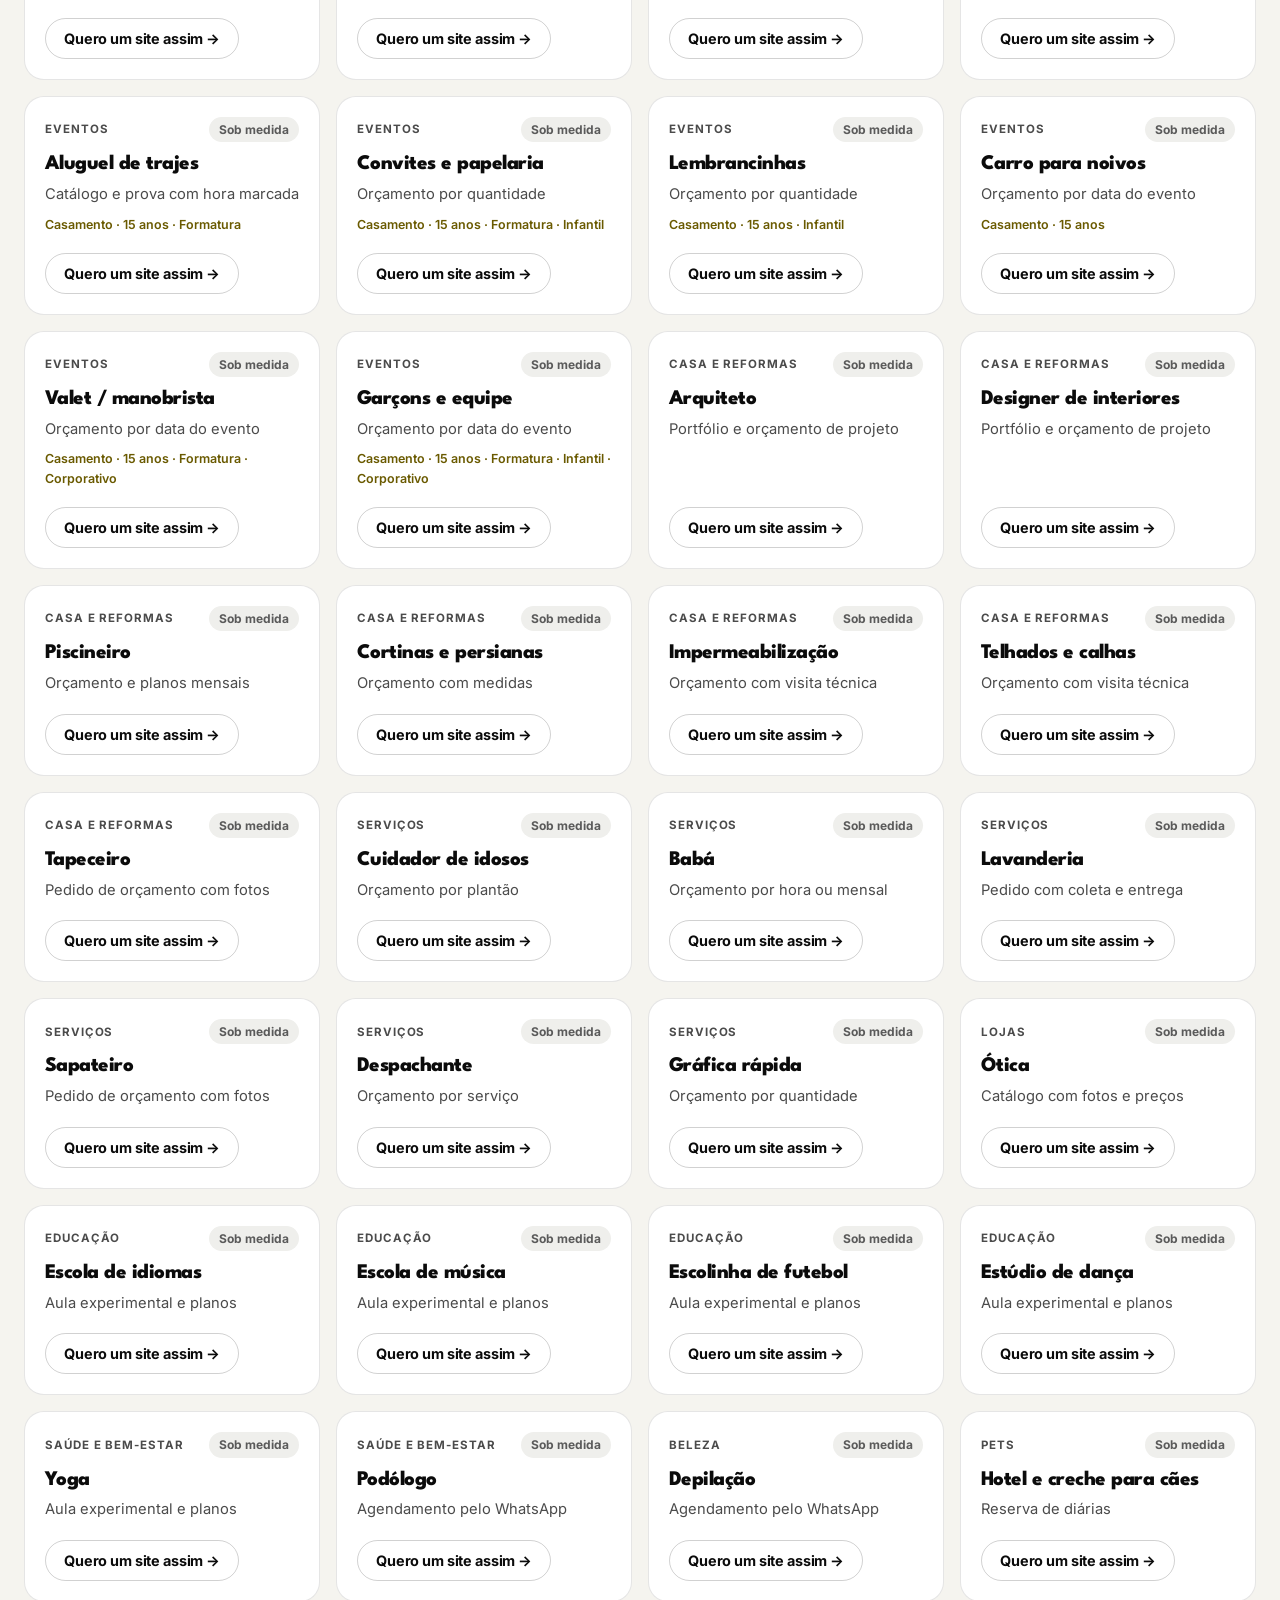
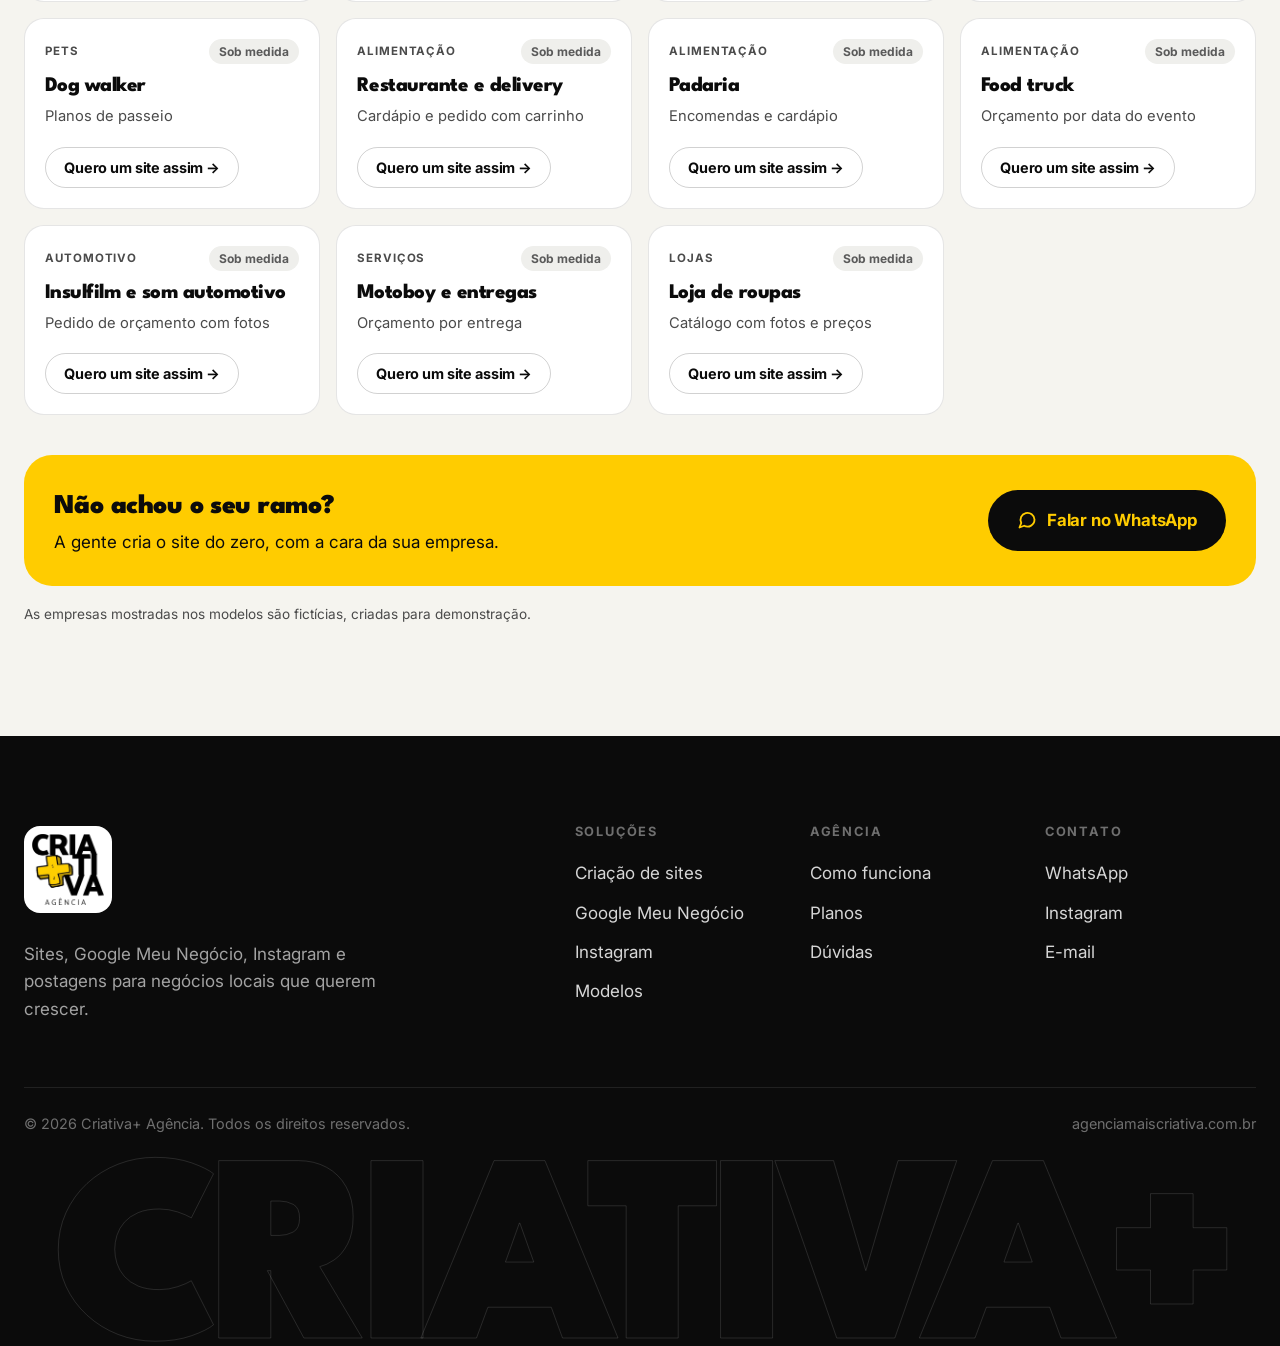
<file: modelos.html>
<!doctype html>
<html lang="pt-BR">
<head>
  <meta charset="utf-8">
  <meta name="viewport" content="width=device-width, initial-scale=1">
  <title>Modelos de site por ramo | Criativa+ Agência</title>
  <meta name="description" content="Encontre o seu ramo e veja como o site do seu negócio pode ficar. Mais de 100 ramos: beleza, saúde, casa e reformas, eventos, alimentação e muito mais.">
  <meta property="og:title" content="Modelos de site para o seu negócio | Criativa+">
  <meta property="og:description" content="Encontre o seu ramo e veja um modelo pronto. A gente troca o nome, as cores e as fotos pelos da sua empresa.">
  <meta property="og:image" content="logo.png">
  <meta name="theme-color" content="#0B0B0B">
  <link rel="icon" href="favicon.svg" type="image/svg+xml">
  <link rel="preconnect" href="https://fonts.googleapis.com">
  <link rel="preconnect" href="https://fonts.gstatic.com" crossorigin>
  <link href="https://fonts.googleapis.com/css2?family=League+Spartan:wght@600;700;800;900&family=Inter:wght@400;500;600;700&display=swap" rel="stylesheet">
  <link rel="stylesheet" href="styles.css">
  <style>
    .mhero{padding:64px 0 40px;position:relative;overflow:hidden;isolation:isolate}
    .mhero .hero__glow{top:-420px}
    .mhero h1{font-size:clamp(2.6rem,6vw,5rem);font-weight:900;letter-spacing:-.04em;line-height:.95;margin:0 0 20px;max-width:900px}
    .mhero h1 em{font-style:normal;color:var(--y)}
    .mhero p{color:var(--mut);font-size:1.15rem;max-width:640px}
    .vitrine{background:var(--paper);color:var(--ink);padding:56px 0 110px;border-radius:40px 40px 0 0}
    .vsearch{display:flex;flex-direction:column;gap:10px;margin-bottom:22px}
    .vsearch label{font-weight:700}
    .vsearch input{font:inherit;font-size:1.1rem;padding:16px 18px;border:2px solid var(--ink);border-radius:16px;max-width:560px;background:#fff;color:var(--ink)}
    .vsearch input:focus{outline:3px solid var(--y);outline-offset:2px}
    .chips{display:flex;flex-wrap:wrap;gap:8px;margin-bottom:14px}
    .chip{font:600 .95rem var(--body);padding:10px 16px;border-radius:999px;border:1.5px solid rgba(0,0,0,.18);background:#fff;color:var(--ink);cursor:pointer;min-height:44px}
    .chip[aria-pressed="true"]{background:var(--ink);color:var(--y);border-color:var(--ink)}
    .tags{display:none;flex-wrap:wrap;align-items:center;gap:8px;background:#fff6cc;border:1px solid rgba(0,0,0,.12);border-radius:16px;padding:12px 14px;margin-bottom:14px}
    .tags.on{display:flex}
    .tags strong{font-size:.9rem;margin-right:4px}
    .tags .chip{min-height:38px;padding:6px 13px;font-size:.88rem}
    .count{font-size:.92rem;color:var(--ink2);margin:6px 0 22px}
    .grid{display:grid;grid-template-columns:repeat(auto-fill,minmax(250px,1fr));gap:16px}
    .rc{background:#fff;border:1px solid var(--pline);border-radius:20px;padding:20px;display:flex;flex-direction:column;gap:8px;transition:transform .2s var(--ease),box-shadow .2s}
    .rc:hover{transform:translateY(-3px);box-shadow:0 20px 40px -24px rgba(0,0,0,.35)}
    .rc.ready{border:2px solid var(--ink)}
    .rc.sel{box-shadow:0 0 0 4px var(--y)}
    .rc__top{display:flex;justify-content:space-between;align-items:center;gap:8px}
    .rc__cat{font-size:.72rem;font-weight:700;letter-spacing:.08em;text-transform:uppercase;color:var(--ink2)}
    .badge{font-size:.75rem;font-weight:700;border-radius:999px;padding:3px 10px;white-space:nowrap}
    .badge--ok{background:var(--y);color:var(--ink)}
    .badge--soon{background:#efefec;color:#5a5a5a}
    .rc h3{font-size:1.3rem;font-weight:800;margin:4px 0 0}
    .rc p{font-size:.92rem;color:var(--ink2);margin:0}
    .rc .evt{font-size:.78rem;font-weight:600;color:#6a5a00}
    .rc__act{margin-top:auto;padding-top:10px}
    .rc__act .btn{font-size:.9rem}
    .styles{grid-column:1/-1;background:var(--ink);color:#fff;border-radius:24px;padding:26px;display:none}
    .styles.on{display:block;animation:rise .4s var(--ease)}
    .styles h3{font-size:1.6rem;font-weight:800;margin:0 0 6px}
    .styles>p{color:var(--mut);margin:0 0 18px}
    .stgrid{display:grid;grid-template-columns:repeat(auto-fill,minmax(220px,1fr));gap:12px}
    .st{background:#1c1c1c;border:1px solid var(--line2);border-radius:18px;padding:18px;display:flex;flex-direction:column;gap:6px}
    .st b{font-family:var(--display);font-size:1.25rem;color:var(--y)}
    .st span{color:#d6d6d6;font-size:.92rem}
    .st .btn{margin-top:10px;align-self:flex-start}
    .empty{border:2px dashed var(--ink);border-radius:20px;padding:26px;font-size:1rem;display:none}
    .empty.on{display:block}
    .vcta{margin-top:40px;background:var(--y);border-radius:28px;padding:30px;display:flex;flex-wrap:wrap;gap:20px;align-items:center;justify-content:space-between}
    .vcta strong{font-family:var(--display);font-size:1.7rem;font-weight:900;display:block;letter-spacing:-.02em}
    .disc{font-size:.85rem;color:var(--ink2);margin-top:18px}
    @media (max-width:640px){.vitrine{border-radius:28px 28px 0 0;padding:40px 0 90px}.styles{padding:20px}}
  </style>
</head>
<body>
<a class="skip" href="#vitrine">Pular para os modelos</a>

<header class="nav" data-nav>
  <div class="wrap nav__inner">
    <a href="index.html" class="nav__brand" aria-label="Criativa+ Agência, início">
      <span class="nav__logo"><img src="logo.png" alt="" width="40" height="40"></span>
      <span class="nav__name">Criativa<b>+</b></span>
    </a>
    <button class="nav__toggle" aria-expanded="false" aria-controls="menu" aria-label="Abrir menu"><span></span><span></span></button>
    <nav class="nav__menu" id="menu" aria-label="Principal">
      <a href="index.html#solucoes">Soluções</a>
      <a href="modelos.html" aria-current="page" style="color:var(--y)">Modelos</a>
      <a href="index.html#como">Como funciona</a>
      <a href="index.html#planos">Planos</a>
      <a href="index.html#faq">Dúvidas</a>
      <a class="btn btn--y btn--sm js-wa" data-msg="Olá! Vi os modelos no site e quero falar com a Criativa+." href="#">Falar com a gente</a>
    </nav>
  </div>
</header>

<main>
  <section class="mhero">
    <div class="hero__glow" aria-hidden="true"></div>
    <div class="wrap">
      <p class="kicker">Modelos</p>
      <h1>Veja como o site do <em>seu negócio</em> pode ficar.</h1>
      <p>Encontre o seu ramo e veja um modelo pronto. Depois a gente troca o nome, as cores e as fotos pelos da sua empresa.</p>
    </div>
  </section>

  <section class="vitrine" id="vitrine">
    <div class="wrap">
      <div class="vsearch">
        <label for="busca">Qual é o seu ramo?</label>
        <input id="busca" type="search" placeholder="Ex.: eletricista, buffet, dentista…" autocomplete="off">
      </div>
      <div class="chips" id="chips" role="group" aria-label="Filtrar por categoria"></div>
      <div class="tags" id="tags" role="group" aria-label="Tipo de evento"><strong>Tipo de evento:</strong></div>
      <p class="count" id="count" aria-live="polite"></p>
      <div class="grid" id="grid"></div>
      <div class="empty" id="empty">Não encontramos esse ramo, mas criamos o seu site do zero. <a class="js-wa link" style="color:var(--ink);font-weight:700" data-msg="Olá! Não achei meu ramo nos modelos e quero um site." href="#">Fale com a gente no WhatsApp</a>.</div>

      <div class="vcta">
        <div><strong>Não achou o seu ramo?</strong><span>A gente cria o site do zero, com a cara da sua empresa.</span></div>
        <a class="btn btn--k btn--lg js-wa" data-msg="Olá! Vi os modelos no site e quero um site para o meu negócio." href="#">
          <svg aria-hidden="true" viewBox="0 0 24 24"><path d="M21 11.5a8.4 8.4 0 0 1-12.4 7.4L3 21l2.1-5.4A8.4 8.4 0 1 1 21 11.5z"/></svg>
          Falar no WhatsApp
        </a>
      </div>
      <p class="disc">As empresas mostradas nos modelos são fictícias, criadas para demonstração.</p>
    </div>
  </section>
</main>

<footer class="footer">
  <div class="wrap footer__top">
    <div class="footer__brand">
      <span class="footer__logo"><img src="logo.png" alt="Criativa+ Agência" width="72" height="72"></span>
      <p>Sites, Google Meu Negócio, Instagram e postagens para negócios locais que querem crescer.</p>
    </div>
    <div class="footer__cols">
      <div><h4>Soluções</h4><a href="index.html#solucoes">Criação de sites</a><a href="index.html#solucoes">Google Meu Negócio</a><a href="index.html#solucoes">Instagram</a><a href="modelos.html">Modelos</a></div>
      <div><h4>Agência</h4><a href="index.html#como">Como funciona</a><a href="index.html#planos">Planos</a><a href="index.html#faq">Dúvidas</a></div>
      <div><h4>Contato</h4><a class="js-wa" data-msg="Olá! Vim pelo site." href="#">WhatsApp</a><a class="js-ig" href="#">Instagram</a><a class="js-mail" href="#">E-mail</a></div>
    </div>
  </div>
  <div class="wrap footer__bottom">
    <span>© <span data-year>2026</span> Criativa+ Agência. Todos os direitos reservados.</span>
    <span>agenciamaiscriativa.com.br</span>
  </div>
  <p class="footer__giant" aria-hidden="true">CRIATIVA+</p>
</footer>

<a class="mcta js-wa" data-msg="Olá! Vi os modelos no site e quero um orçamento." href="#">
  <svg aria-hidden="true" viewBox="0 0 24 24"><path d="M21 11.5a8.4 8.4 0 0 1-12.4 7.4L3 21l2.1-5.4A8.4 8.4 0 1 1 21 11.5z"/></svg>
  Orçamento grátis no WhatsApp
</a>
<a class="wa js-wa" data-msg="Olá! Vi os modelos no site e quero um orçamento." href="#" aria-label="Falar no WhatsApp">
  <svg aria-hidden="true" viewBox="0 0 24 24"><path d="M21 11.5a8.4 8.4 0 0 1-12.4 7.4L3 21l2.1-5.4A8.4 8.4 0 1 1 21 11.5z"/><path d="M9 10h6M9 13h4"/></svg>
</a>

<script src="script.js"></script>
<script src="modelos.js"></script>
</body>
</html>
</file>
<file: styles.css>
/* =========================================================
   Criativa+ Agência — v3
   ========================================================= */
:root {
  --bg: #0b0b0b; --s1: #131313; --s2: #1a1a1a; --line: rgba(255,255,255,.09); --line2: rgba(255,255,255,.16);
  --y: #ffcc00; --y2: #ffd94d; --yd: #b38f00; --w: #fff; --mut: #a3a3a3; --mut2: #6f6f6f;
  --paper: #f5f4ef; --ink: #0b0b0b; --ink2: #4b4b4b; --pline: rgba(0,0,0,.1);
  --display: "League Spartan", system-ui, sans-serif; --body: "Inter", system-ui, sans-serif;
  --r: 24px; --ease: cubic-bezier(.2,.7,.2,1);
}
*, *::before, *::after { box-sizing: border-box; }
html { scroll-behavior: smooth; scroll-padding-top: 90px; overflow-x: clip; }
body { margin: 0; font-family: var(--body); font-size: 1.0625rem; line-height: 1.6; color: var(--w); background: var(--bg); overflow-x: clip; -webkit-font-smoothing: antialiased; text-rendering: optimizeLegibility; }
img, svg { display: block; max-width: 100%; }
a { color: inherit; }
p { margin: 0; }
h1, h2, h3, h4 { margin: 0; font-family: var(--display); letter-spacing: -.025em; line-height: 1; }
.wrap { width: min(1240px, 100% - 48px); margin-inline: auto; }
.mono { font-variant-numeric: tabular-nums; }
.skip { position: absolute; left: -999px; top: 8px; z-index: 300; background: var(--y); color: var(--ink); padding: 10px 16px; border-radius: 8px; }
.skip:focus { left: 8px; }
:focus-visible { outline: 2px solid var(--y); outline-offset: 3px; border-radius: 6px; }
.solutions :focus-visible, .plans :focus-visible, .cta :focus-visible, .qcard :focus-visible { outline-color: var(--ink); }

.kicker { display: inline-flex; align-items: center; gap: 10px; font-family: var(--display); font-weight: 700; font-size: .85rem; letter-spacing: .2em; text-transform: uppercase; color: var(--y); margin-bottom: 18px; }
.kicker::before { content: ""; width: 22px; height: 2px; background: currentColor; }
.kicker--dark { color: var(--ink); }
.h2 { font-size: clamp(2.3rem, 5vw, 4.4rem); font-weight: 800; max-width: 980px; margin-bottom: 56px; }
.h2--dark { color: var(--ink); }
.muted { color: var(--mut2); }
.mark { background: linear-gradient(transparent 58%, var(--y) 58%, var(--y) 92%, transparent 92%); padding: 0 .06em; box-decoration-break: clone; -webkit-box-decoration-break: clone; }
.quiz .mark, .problem .mark { background: none; color: var(--y); }
.lead { font-size: 1.15rem; color: var(--mut); max-width: 520px; }
.link { color: var(--y); text-underline-offset: 4px; }

/* ---------- Botões ---------- */
.btn { display: inline-flex; align-items: center; justify-content: center; gap: 10px; font-family: var(--body); font-weight: 700; text-decoration: none; letter-spacing: -.01em; border-radius: 999px; padding: 12px 22px; min-height: 48px; border: 1.5px solid transparent; cursor: pointer; transition: transform .2s var(--ease), background .2s, box-shadow .2s, color .2s; }
.btn svg { width: 20px; height: 20px; flex: none; fill: none; stroke: currentColor; stroke-width: 2.2; stroke-linecap: round; stroke-linejoin: round; }
.btn--y { background: var(--y); color: var(--ink); box-shadow: 0 0 0 0 rgba(255,204,0,.0), 0 10px 30px -10px rgba(255,204,0,.55); }
.btn--y:hover { background: var(--y2); transform: translateY(-2px); box-shadow: 0 16px 40px -12px rgba(255,204,0,.7); }
.btn--ghost { color: var(--w); border-color: var(--line2); background: rgba(255,255,255,.03); }
.btn--ghost:hover { background: rgba(255,255,255,.08); border-color: rgba(255,255,255,.3); }
.btn--outline { color: var(--ink); border-color: rgba(0,0,0,.18); background: transparent; }
.btn--outline:hover { border-color: var(--ink); background: var(--ink); color: var(--w); }
.btn--k { background: var(--ink); color: var(--y); }
.btn--k:hover { transform: translateY(-2px); box-shadow: 0 18px 40px -14px rgba(0,0,0,.6); }
.btn--sm { min-height: 40px; padding: 8px 18px; font-size: .95rem; box-shadow: none; }
.btn--lg { padding: 16px 28px; min-height: 56px; font-size: 1.05rem; }
.btn--xl { padding: 20px 36px; min-height: 64px; font-size: 1.2rem; }
.btn--xl svg { width: 24px; height: 24px; }
.btn--block { width: 100%; }

/* ---------- Anúncio ---------- */
.announce { display: flex; align-items: center; justify-content: center; gap: 12px; flex-wrap: wrap; padding: 10px 20px; font-size: .9rem; color: #d9d9d9; background: #000; border-bottom: 1px solid var(--line); text-align: center; }
.announce__pill { font-weight: 700; font-size: .75rem; color: var(--ink); background: var(--y); border-radius: 999px; padding: 2px 10px; }
.announce b { color: var(--y); font-weight: 700; }
.announce a { color: var(--w); font-weight: 600; text-decoration: none; }
.announce a:hover { color: var(--y); }

/* ---------- Nav ---------- */
.nav { position: sticky; top: 0; z-index: 100; transition: background .3s, border-color .3s, backdrop-filter .3s; border-bottom: 1px solid transparent; }
.nav.is-scrolled { background: rgba(11,11,11,.72); backdrop-filter: saturate(160%) blur(16px); -webkit-backdrop-filter: saturate(160%) blur(16px); border-bottom-color: var(--line); }
.nav__inner { height: 76px; display: flex; align-items: center; justify-content: space-between; gap: 24px; }
.nav__brand { display: flex; align-items: center; gap: 12px; text-decoration: none; }
.nav__logo { width: 44px; height: 44px; border-radius: 12px; background: var(--w); display: grid; place-items: center; overflow: hidden; }
.nav__logo img { width: 38px; height: auto; }
.nav__name { font-family: var(--display); font-weight: 900; font-size: 1.45rem; letter-spacing: -.03em; }
.nav__name b { color: var(--y); }
.nav__menu { display: flex; align-items: center; gap: 30px; }
.nav__menu a:not(.btn) { font-size: .95rem; font-weight: 500; color: #cfcfcf; text-decoration: none; padding: 10px 0; transition: color .2s; }
.nav__menu a:not(.btn):hover { color: var(--w); }
.nav__toggle { display: none; }

/* ---------- Hero ---------- */
.hero { position: relative; padding: 72px 0 120px; overflow: hidden; isolation: isolate; }
.hero__glow { position: absolute; z-index: -1; width: 900px; height: 900px; right: -260px; top: -320px; background: radial-gradient(closest-side, rgba(255,204,0,.22), rgba(255,204,0,.06) 55%, transparent); filter: blur(10px); }
.hero__grid-bg { position: absolute; inset: 0; z-index: -2; background-image: linear-gradient(var(--line) 1px, transparent 1px), linear-gradient(90deg, var(--line) 1px, transparent 1px); background-size: 72px 72px; mask-image: radial-gradient(ellipse 70% 60% at 60% 30%, #000 30%, transparent 75%); -webkit-mask-image: radial-gradient(ellipse 70% 60% at 60% 30%, #000 30%, transparent 75%); opacity: .55; }
.hero__inner { display: grid; grid-template-columns: 1.1fr 1fr; gap: 48px; align-items: center; }
.eyebrow-link { display: inline-flex; align-items: center; gap: 10px; padding: 8px 16px 8px 12px; border: 1px solid var(--line2); border-radius: 999px; font-size: .9rem; font-weight: 500; color: #e5e5e5; text-decoration: none; background: rgba(255,255,255,.03); margin-bottom: 32px; transition: border-color .2s, background .2s; }
.eyebrow-link:hover { border-color: var(--y); background: rgba(255,204,0,.06); }
.dot { width: 8px; height: 8px; border-radius: 50%; background: var(--y); box-shadow: 0 0 0 4px rgba(255,204,0,.18); animation: blink 2s infinite; }
@keyframes blink { 50% { box-shadow: 0 0 0 7px rgba(255,204,0,.05); } }
.hero__title { font-size: clamp(2.9rem, 5.3vw, 5.6rem); font-weight: 900; letter-spacing: -.045em; line-height: .92; margin-bottom: 30px; }
.hero__title .line { display: block; animation: rise .9s var(--ease) both; }
.hero__title .line:nth-child(2) { animation-delay: .08s; }
.hero__title .line:nth-child(3) { animation-delay: .16s; }
.line--y { color: var(--y); }
@keyframes rise { from { opacity: 0; transform: translateY(28px); } }
.hero__lead { font-size: clamp(1.1rem, 1.5vw, 1.3rem); color: var(--mut); max-width: 560px; margin-bottom: 38px; animation: rise .9s .24s var(--ease) both; }
.hero__ctas { display: flex; flex-wrap: wrap; gap: 14px; margin-bottom: 28px; animation: rise .9s .32s var(--ease) both; }
.hero__checks { list-style: none; display: flex; flex-wrap: wrap; gap: 8px 24px; margin: 0; padding: 0; color: var(--mut); font-size: .95rem; animation: rise .9s .4s var(--ease) both; }
.hero__checks li { display: flex; align-items: center; gap: 8px; }
.hero__checks li::before { content: ""; width: 16px; height: 16px; background: no-repeat center/contain url("data:image/svg+xml,%3Csvg xmlns='http://www.w3.org/2000/svg' viewBox='0 0 24 24' fill='none' stroke='%23FFCC00' stroke-width='3' stroke-linecap='round' stroke-linejoin='round'%3E%3Cpath d='M5 12.5l4.5 4.5L19 7'/%3E%3C/svg%3E"); }

/* Composição */
.stage { position: relative; height: 560px; animation: rise 1.1s .2s var(--ease) both; }
.browser { position: absolute; left: 0; top: 30px; width: 88%; background: #f7f7f5; border-radius: 16px; overflow: hidden; box-shadow: 0 40px 100px -30px rgba(0,0,0,.9), 0 0 0 1px rgba(255,255,255,.08); transform: perspective(1600px) rotateY(-8deg) rotateX(4deg); transform-origin: left center; }
.browser__bar { height: 38px; background: #e9e9e6; display: flex; align-items: center; gap: 7px; padding: 0 14px; }
.browser__bar i { width: 11px; height: 11px; border-radius: 50%; background: #cfcfcb; }
.browser__bar span { margin-left: 14px; flex: 1; max-width: 260px; height: 22px; border-radius: 6px; background: #fff; color: #777; font-size: .72rem; display: flex; align-items: center; padding: 0 10px; }
.browser__body { padding: 22px; }
.mini-hero { display: grid; grid-template-columns: 1.2fr 1fr; gap: 18px; background: var(--ink); border-radius: 12px; padding: 24px; }
.mini-hero__txt { display: flex; flex-direction: column; gap: 9px; }
.mini-hero__txt b { height: 16px; border-radius: 4px; background: #fff; width: 90%; }
.mini-hero__txt b + b { width: 65%; background: var(--y); }
.mini-hero__txt span { height: 8px; width: 80%; border-radius: 4px; background: #444; margin-top: 4px; }
.mini-hero__txt em { margin-top: 10px; align-self: flex-start; font-style: normal; font-size: .72rem; font-weight: 700; color: var(--ink); background: var(--y); border-radius: 999px; padding: 6px 12px; }
.mini-hero__img { border-radius: 10px; background: linear-gradient(135deg, #2a2a2a, #3a3a3a); min-height: 120px; position: relative; }
.mini-hero__img::after { content: "+"; position: absolute; inset: 0; display: grid; place-items: center; font-family: var(--display); font-weight: 900; font-size: 3.4rem; color: var(--y); }
.mini-cards { display: grid; grid-template-columns: repeat(3, 1fr); gap: 12px; margin-top: 14px; }
.mini-cards span { height: 70px; border-radius: 10px; background: #fff; border: 1px solid #e6e6e2; }
.phone { position: absolute; right: 0; top: 120px; width: 220px; height: 440px; border-radius: 38px; background: #0e0e0e; padding: 10px; box-shadow: 0 40px 90px -25px rgba(0,0,0,.95), 0 0 0 1px rgba(255,255,255,.12) inset, 0 0 0 1.5px #2b2b2b; transform: rotate(4deg); }
.phone__notch { position: absolute; top: 14px; left: 50%; translate: -50% 0; width: 70px; height: 20px; border-radius: 999px; background: #000; z-index: 2; }
.ig { height: 100%; border-radius: 30px; background: #fff; color: var(--ink); padding: 40px 14px 14px; overflow: hidden; }
.ig__head { display: flex; align-items: center; gap: 10px; }
.ig__av { width: 48px; height: 48px; border-radius: 50%; display: grid; place-items: center; background: var(--y); border: 2px solid var(--ink); font-family: var(--display); font-weight: 900; font-size: 1.6rem; flex: none; }
.ig__head b { display: block; font-size: .82rem; }
.ig__head small { font-size: .62rem; color: #555; }
.ig__stats { display: flex; justify-content: space-between; margin: 12px 0 10px; font-size: .55rem; color: #666; }
.ig__stats b { font-weight: 600; }
.ig__hl { display: flex; gap: 8px; margin-bottom: 12px; }
.ig__hl i { width: 30px; height: 30px; border-radius: 50%; background: #f1f1f1; border: 2px solid var(--y); }
.ig__grid { display: grid; grid-template-columns: repeat(3, 1fr); gap: 3px; }
.ig__grid i { aspect-ratio: 1; background: #ececec; }
.ig__grid i:nth-child(3n+1) { background: var(--y); }
.ig__grid i:nth-child(4n+2) { background: var(--ink); }
.gcard { position: absolute; left: -6%; bottom: 40px; width: 270px; background: #fff; color: var(--ink); border-radius: 18px; overflow: hidden; box-shadow: 0 30px 70px -20px rgba(0,0,0,.85); }
.gcard__map { height: 86px; position: relative; background: #e8eae6; background-image: linear-gradient(115deg, transparent 46%, #fff 46%, #fff 52%, transparent 52%), linear-gradient(20deg, transparent 60%, #fff 60%, #fff 64%, transparent 64%); }
.gcard__pin { position: absolute; left: 50%; top: 14px; translate: -50% 0; width: 46px; height: 46px; display: grid; place-items: center; background: var(--y); border: 2px solid var(--ink); border-radius: 50% 50% 50% 0; rotate: -45deg; }
.gcard__pin svg { width: 22px; rotate: 45deg; fill: none; stroke: var(--ink); stroke-width: 2.4; }
.gcard__body { padding: 12px 16px 14px; display: flex; flex-direction: column; gap: 2px; }
.gcard__body b { font-family: var(--display); font-size: 1.2rem; }
.stars { color: #e6a700; letter-spacing: 2px; font-size: .85rem; }
.open { font-size: .78rem; color: #137333; font-weight: 600; }
.toast { position: absolute; right: 8%; top: 0; display: flex; align-items: center; gap: 12px; width: 300px; padding: 14px 16px; border-radius: 18px; background: rgba(28,28,28,.82); backdrop-filter: blur(14px); -webkit-backdrop-filter: blur(14px); border: 1px solid var(--line2); box-shadow: 0 24px 60px -20px rgba(0,0,0,.9); transition: opacity .35s, transform .35s; }
.toast.is-swap { opacity: 0; transform: translateY(-6px); }
.toast__ic { width: 40px; height: 40px; border-radius: 12px; background: var(--y); display: grid; place-items: center; flex: none; }
.toast__ic svg { width: 20px; fill: none; stroke: var(--ink); stroke-width: 2.2; stroke-linecap: round; stroke-linejoin: round; }
.toast b { display: block; font-size: .8rem; color: var(--y); }
.toast span { display: block; font-size: .85rem; line-height: 1.35; color: #eee; }
.stage__plus { position: absolute; width: 120px; right: 210px; bottom: -20px; rotate: 16deg; filter: drop-shadow(0 20px 30px rgba(0,0,0,.6)); }
.float-a { animation: floatY 6s ease-in-out infinite; }
.float-b { animation: floatY 7s ease-in-out -2s infinite; }
@keyframes floatY { 50% { translate: 0 -12px; } }

/* ---------- Segmentos ---------- */
.segments { border-block: 1px solid var(--line); padding: 28px 0; }
.segments__label { text-align: center; color: var(--mut2); font-size: .85rem; letter-spacing: .12em; text-transform: uppercase; margin-bottom: 18px; }
.ticker { overflow: hidden; mask-image: linear-gradient(90deg, transparent, #000 12%, #000 88%, transparent); -webkit-mask-image: linear-gradient(90deg, transparent, #000 12%, #000 88%, transparent); }
.ticker__track { display: flex; width: max-content; gap: 56px; animation: tick 40s linear infinite; }
.ticker__track span { font-family: var(--display); font-weight: 700; font-size: 1.5rem; color: #d4d4d4; white-space: nowrap; display: flex; align-items: center; gap: 56px; }
.ticker__track span::after { content: "+"; color: var(--y); font-weight: 900; }
@keyframes tick { to { transform: translateX(-50%); } }

/* ---------- Problema ---------- */
.problem { padding: 140px 0 120px; }
.problem__grid { display: grid; grid-template-columns: repeat(3, 1fr); gap: 20px; }
.pcard { position: relative; padding: 36px 32px 40px; border-radius: var(--r); background: linear-gradient(180deg, var(--s2), var(--s1)); border: 1px solid var(--line); overflow: hidden; transition: border-color .3s, transform .3s var(--ease); }
.pcard:hover { border-color: rgba(255,204,0,.4); transform: translateY(-4px); }
.pcard__n { display: block; font-family: var(--display); font-weight: 900; font-size: 4.2rem; line-height: 1; color: transparent; -webkit-text-stroke: 1.5px rgba(255,204,0,.6); margin-bottom: 28px; }
.pcard h3 { font-size: 1.7rem; font-weight: 800; margin-bottom: 12px; }
.pcard p { color: var(--mut); }

/* ---------- Soluções (bento) ---------- */
.solutions { background: var(--paper); color: var(--ink); padding: 130px 0; border-radius: 40px 40px 0 0; }
.bento { display: grid; grid-template-columns: repeat(6, 1fr); gap: 20px; }
.tile { position: relative; overflow: hidden; border-radius: 28px; background: #fff; border: 1px solid var(--pline); padding: 36px; display: flex; flex-direction: column; gap: 12px; transition: transform .35s var(--ease), box-shadow .35s; }
.tile:hover { transform: translateY(-4px); box-shadow: 0 30px 60px -30px rgba(0,0,0,.25); }
.tile h3 { font-size: clamp(1.6rem, 2.4vw, 2.2rem); font-weight: 800; }
.tile p { color: var(--ink2); max-width: 440px; }
.tile__tag { align-self: flex-start; font-size: .8rem; font-weight: 700; letter-spacing: .04em; color: var(--ink); background: var(--paper); border: 1px solid var(--pline); border-radius: 999px; padding: 5px 12px; margin-bottom: 6px; }
.tile__link { margin-top: auto; padding-top: 16px; font-weight: 700; text-decoration: none; display: inline-flex; align-items: center; gap: 6px; min-height: 44px; }
.tile__link span { transition: transform .2s; }
.tile__link:hover span { transform: translateX(4px); }
.tile--site { grid-column: span 4; flex-direction: row; gap: 32px; background: var(--ink); color: var(--w); border-color: var(--ink); }
.tile--site p { color: var(--mut); }
.tile--site .tile__tag { background: rgba(255,255,255,.08); color: var(--y); border-color: rgba(255,255,255,.14); }
.tile--site .tile__link { color: var(--y); }
.tile__copy { display: flex; flex-direction: column; gap: 12px; flex: 1; min-width: 0; }
.tile--gmn { grid-column: span 2; background: var(--y); border-color: var(--y); }
.tile--gmn .tile__tag { background: rgba(255,255,255,.55); border-color: rgba(0,0,0,.1); }
.tile--gmn p { color: #3a3200; }
.tile--ig { grid-column: span 2; }
.tile--posts { grid-column: span 4; flex-direction: row; gap: 32px; }
.art-site { flex: 1; min-width: 0; display: flex; align-items: flex-end; margin: 0 -36px -36px 0; }
.art-site__win { width: 100%; background: #fff; border-radius: 14px 0 0 0; padding: 14px; min-height: 250px; display: flex; flex-direction: column; gap: 10px; transform: translate(10px, 10px); }
.art-site__bar { display: flex; gap: 6px; }
.art-site__bar i { width: 9px; height: 9px; border-radius: 50%; background: #ddd; }
.art-site__hero { height: 96px; border-radius: 10px; background: linear-gradient(120deg, #111 0 60%, var(--y) 60%); }
.art-site__row { display: grid; grid-template-columns: repeat(3, 1fr); gap: 8px; }
.art-site__row i { height: 54px; border-radius: 8px; background: #f0f0ec; }
.art-site__btn { align-self: flex-start; font-size: .75rem; font-weight: 700; color: var(--ink); background: var(--y); border-radius: 999px; padding: 8px 14px; }
.art-search { margin: 14px 0 0; display: flex; flex-direction: column; gap: 10px; }
.art-search__bar { display: flex; align-items: center; gap: 10px; background: #fff; border-radius: 999px; padding: 12px 16px; font-size: .9rem; font-weight: 600; box-shadow: 0 8px 20px -10px rgba(0,0,0,.3); }
.art-search__bar svg { width: 18px; flex: none; fill: none; stroke: var(--ink); stroke-width: 2.6; stroke-linecap: round; }
.caret { width: 2px; height: 18px; background: var(--ink); animation: caret 1s steps(1) infinite; }
@keyframes caret { 50% { opacity: 0; } }
.art-search__res { display: flex; align-items: center; gap: 12px; background: #fff; border-radius: 16px; padding: 12px 14px; box-shadow: 0 8px 20px -10px rgba(0,0,0,.3); }
.art-search__res .pin { width: 34px; height: 34px; border-radius: 50%; background: var(--ink); color: var(--y); display: grid; place-items: center; font-family: var(--display); font-weight: 900; flex: none; }
.art-search__res b { display: block; font-family: var(--display); font-size: 1.05rem; }
.art-search__res small { color: #555; font-size: .8rem; }
.art-ig { display: flex; align-items: center; gap: 16px; margin: 14px 0 0; padding: 16px; border-radius: 18px; background: var(--paper); }
.art-ig__av { width: 64px; height: 64px; border-radius: 50%; display: grid; place-items: center; background: var(--y); font-family: var(--display); font-weight: 900; font-size: 2rem; flex: none; box-shadow: 0 0 0 3px #fff, 0 0 0 5px var(--ink); }
.art-ig__hl { display: flex; gap: 10px; }
.art-ig__hl i { width: 38px; height: 38px; border-radius: 50%; background: #fff; border: 2px solid var(--ink); }
.art-posts { flex: 1; display: grid; grid-template-columns: repeat(3, 1fr); gap: 10px; align-content: center; min-width: 0; }
.art-posts i { aspect-ratio: 1; border-radius: 14px; display: grid; place-items: center; font-style: normal; font-family: var(--display); font-weight: 900; font-size: clamp(.8rem, 1.2vw, 1.05rem); letter-spacing: .02em; }
.p1 { background: var(--ink); color: var(--y); } .p2 { background: var(--y); font-size: 2.4rem !important; } .p3 { background: var(--paper); }
.p4 { background: var(--y); } .p5 { background: var(--paper); font-size: 1.8rem !important; } .p6 { background: var(--ink); color: var(--w); }

/* ---------- Modelos (chamada) ---------- */
.mteaser { background: var(--paper); color: var(--ink); padding: 20px 0 130px; }
.mteaser__inner { display: grid; grid-template-columns: 1fr 1fr; gap: 56px; align-items: center; background: var(--y); border-radius: 36px; padding: clamp(28px, 5vw, 64px); }
.mteaser__lead { color: #3a3200; font-size: 1.1rem; max-width: 520px; margin-bottom: 28px; }
.mteaser__list { list-style: none; margin: 0; padding: 0; display: grid; grid-template-columns: 1fr 1fr; gap: 12px; }
.mteaser__list a { display: flex; flex-direction: column; gap: 2px; background: #fff; border-radius: 18px; padding: 16px 18px; text-decoration: none; font-family: var(--display); font-weight: 800; font-size: 1.15rem; min-height: 44px; transition: transform .2s var(--ease), box-shadow .2s; }
.mteaser__list a:hover { transform: translateY(-3px); box-shadow: 0 16px 30px -18px rgba(0,0,0,.45); }
.mteaser__list small { font-family: var(--body); font-weight: 600; font-size: .8rem; color: var(--ink2); }
.mteaser__list li:last-child a { background: var(--ink); color: var(--y); }
.mteaser__list li:last-child small { color: #cfcfcf; }
@media (max-width: 960px) { .mteaser__inner { grid-template-columns: 1fr; gap: 32px; } }
@media (max-width: 640px) { .mteaser { padding-bottom: 88px; } .mteaser__inner { border-radius: 28px; } }

/* ---------- Como funciona ---------- */
.how { padding: 130px 0; background: var(--bg); }
.steps { list-style: none; margin: 0; padding: 0; display: grid; grid-template-columns: repeat(4, 1fr); gap: 20px; position: relative; }
.steps::before { content: ""; position: absolute; left: 28px; right: 28px; top: 28px; height: 1px; background: linear-gradient(90deg, var(--y), rgba(255,204,0,.1)); }
.steps li { position: relative; padding-top: 84px; }
.steps__n { position: absolute; top: 0; left: 0; width: 56px; height: 56px; border-radius: 50%; display: grid; place-items: center; background: var(--bg); border: 1.5px solid var(--y); color: var(--y); font-family: var(--display); font-weight: 900; font-size: 1.4rem; }
.steps li:first-child .steps__n { background: var(--y); color: var(--ink); }
.steps h3 { font-size: 1.5rem; font-weight: 800; margin-bottom: 10px; }
.steps p { color: var(--mut); max-width: 260px; }

/* ---------- Diagnóstico ---------- */
.quiz { padding: 120px 0 140px; background: radial-gradient(ellipse 60% 70% at 85% 50%, rgba(255,204,0,.1), transparent 70%), var(--bg); border-top: 1px solid var(--line); }
.quiz__wrap { display: grid; grid-template-columns: .9fr 1.1fr; gap: 64px; align-items: center; }
.quiz__intro .h2 { margin-bottom: 20px; }
.qcard { background: #fff; color: var(--ink); border-radius: 28px; padding: 40px; min-height: 380px; display: flex; flex-direction: column; box-shadow: 0 40px 100px -40px rgba(255,204,0,.35), 0 30px 80px -30px rgba(0,0,0,.8); }
.qcard__top { display: flex; align-items: center; gap: 16px; margin-bottom: 32px; font-weight: 700; color: #666; }
.qcard__top[hidden] { display: none; }
.qbar { flex: 1; height: 6px; border-radius: 99px; background: #eee; overflow: hidden; }
.qbar span { display: block; height: 100%; width: 0; background: var(--ink); border-radius: 99px; transition: width .4s var(--ease); }
.q { display: none; border: 0; margin: 0; padding: 0; }
.q.is-active { display: block; animation: rise .45s var(--ease); }
.q legend { font-family: var(--display); font-weight: 800; font-size: clamp(1.6rem, 2.6vw, 2.2rem); letter-spacing: -.02em; line-height: 1.08; margin-bottom: 32px; padding: 0; }
.q__opts { display: grid; grid-template-columns: 1fr 1fr; gap: 12px; }
.opt { font: 600 1.05rem var(--body); color: var(--ink); background: #fff; border: 1.5px solid #e2e2e2; border-radius: 16px; padding: 20px; min-height: 64px; cursor: pointer; text-align: left; transition: border-color .15s, background .15s, transform .15s; }
.opt:hover { border-color: var(--ink); background: #fffbea; transform: translateY(-2px); }
.qres { text-align: center; animation: rise .5s var(--ease); }
.qres:focus { outline: none; }
.gauge { position: relative; width: 140px; height: 140px; margin: 0 auto 12px; }
.gauge svg { width: 100%; height: 100%; rotate: -90deg; }
.gauge circle { fill: none; stroke-width: 10; }
.gauge__bg { stroke: #eee; }
.gauge__fg { stroke: var(--y); stroke-linecap: round; transition: stroke-dashoffset 1.2s var(--ease); }
.gauge span { position: absolute; inset: 0; display: grid; place-items: center; font-family: var(--display); font-weight: 900; font-size: 3.4rem; }
.qres__label { font-size: .85rem; font-weight: 600; color: #666; letter-spacing: .04em; margin-bottom: 14px; }
.qres__verdict { font-family: var(--display); font-weight: 800; font-size: 1.8rem; letter-spacing: -.02em; line-height: 1.05; margin-bottom: 10px; }
.qres__text { color: var(--ink2); max-width: 460px; margin: 0 auto 26px; }
.qres .btn--y { box-shadow: 0 12px 30px -12px rgba(179,143,0,.8); }
.qres__again { margin-top: 12px; background: none; border: 0; font: 600 .95rem var(--body); color: #555; text-decoration: underline; text-underline-offset: 3px; cursor: pointer; padding: 12px; min-height: 44px; }

/* ---------- Planos ---------- */
.plans { background: var(--paper); color: var(--ink); padding: 130px 0; }
.plans__head { margin-bottom: 56px; }
.plans__head .h2 { margin-bottom: 18px; }
.plans__timer { color: var(--ink2); font-weight: 500; }
.timer { display: inline-block; font-variant-numeric: tabular-nums; font-weight: 700; color: var(--ink); background: var(--y); border-radius: 8px; padding: 2px 10px; margin-left: 6px; white-space: nowrap; }
.plans__grid { display: grid; grid-template-columns: repeat(3, 1fr); gap: 20px; align-items: stretch; }
.plan { position: relative; display: flex; flex-direction: column; gap: 6px; background: #fff; border: 1px solid var(--pline); border-radius: 28px; padding: 36px 32px; }
.plan h3 { font-size: 1.6rem; font-weight: 800; }
.plan__desc { color: var(--ink2); margin-bottom: 18px; }
.plan__old { color: #8a8a8a; text-decoration: line-through; }
.plan__price { font-family: var(--display); font-weight: 900; font-size: 2.8rem; letter-spacing: -.03em; line-height: 1; margin-bottom: 22px; }
.plan__price small { font-size: 1rem; font-weight: 600; color: #777; }
.plan ul { list-style: none; margin: 0 0 28px; padding: 22px 0 0; border-top: 1px solid var(--pline); display: flex; flex-direction: column; gap: 12px; flex: 1; }
.plan li { padding-left: 30px; position: relative; font-weight: 500; }
.plan li::before { content: ""; position: absolute; left: 0; top: 3px; width: 20px; height: 20px; border-radius: 50%; background: var(--paper) no-repeat center/12px url("data:image/svg+xml,%3Csvg xmlns='http://www.w3.org/2000/svg' viewBox='0 0 24 24' fill='none' stroke='%230b0b0b' stroke-width='3.5' stroke-linecap='round' stroke-linejoin='round'%3E%3Cpath d='M5 12.5l4.5 4.5L19 7'/%3E%3C/svg%3E"); }
.plan--featured { background: var(--ink); color: var(--w); border-color: var(--ink); transform: scale(1.03); box-shadow: 0 40px 80px -30px rgba(0,0,0,.5); }
.plan--featured .plan__desc { color: var(--mut); }
.plan--featured .plan__price { color: var(--y); }
.plan--featured ul { border-color: var(--line2); }
.plan--featured li::before { background-color: var(--y); }
.plan__badge { position: absolute; top: -14px; left: 32px; font-size: .8rem; font-weight: 700; color: var(--ink); background: var(--y); border-radius: 999px; padding: 5px 14px; }
.plan__note { text-align: center; font-size: .85rem; color: var(--mut); margin-top: 12px; }

.censor { position: relative; display: inline-flex; align-self: flex-start; margin: 4px 0 6px; transform: rotate(-2deg); }
.censor__bar { font-family: var(--display); font-weight: 900; font-size: 2.6rem; line-height: 1; letter-spacing: -.02em; background: var(--ink); color: var(--ink); padding: 10px 18px; border-radius: 10px; user-select: none; }
.censor__stamp { position: absolute; left: 50%; top: 50%; transform: translate(-50%, -50%) rotate(-8deg); font-family: var(--display); font-weight: 900; font-size: 1.15rem; letter-spacing: .18em; color: var(--ink); background: var(--y); border: 3px solid var(--ink); border-radius: 8px; padding: 6px 12px; white-space: nowrap; box-shadow: 4px 4px 0 var(--ink); animation: stamp 2.6s ease-in-out infinite; }
.censor--y .censor__bar { background: var(--y); color: var(--y); }
.censor--y .censor__stamp { background: #ff5a4e; color: var(--ink); border-color: #fff; box-shadow: 4px 4px 0 #fff; }
@keyframes stamp { 0%, 100% { transform: translate(-50%, -50%) rotate(-8deg) scale(1); } 50% { transform: translate(-50%, -50%) rotate(-8deg) scale(1.08); } }
.censor__hint { font-weight: 700; font-size: .95rem; margin: 6px 0 22px; color: var(--ink); }
.plan--featured .censor__hint { color: var(--y); }

/* ---------- Clientes ---------- */
.clients { background: var(--paper); color: var(--ink); padding: 0 0 110px; }
.clients .h2 { margin-bottom: 40px; }
.clients__grid { display: grid; grid-template-columns: repeat(auto-fill, minmax(280px, 1fr)); gap: 20px; }
.client { display: flex; flex-direction: column; background: #fff; border: 1px solid var(--pline); border-radius: 24px; overflow: hidden; text-decoration: none; color: var(--ink); transition: transform .25s var(--ease), box-shadow .25s; }
.client:hover { transform: translateY(-4px); box-shadow: 0 24px 50px -28px rgba(0,0,0,.4); }
.client__shot { display: block; background: var(--ink); }
.client__bar { display: flex; align-items: center; gap: 6px; padding: 10px 12px; background: #1d1d1d; }
.client__bar i { width: 9px; height: 9px; border-radius: 50%; background: #444; }
.client__bar em { margin-left: 8px; font-style: normal; font-size: .75rem; color: #bdbdbd; background: #2a2a2a; border-radius: 6px; padding: 3px 10px; overflow: hidden; text-overflow: ellipsis; white-space: nowrap; }
.client__view { display: grid; place-items: center; aspect-ratio: 16 / 9; background: radial-gradient(circle at 70% 30%, #2a2400, var(--ink) 70%); overflow: hidden; }
.client__view img { width: 100%; height: 100%; object-fit: cover; object-position: top; display: block; }
.client__mono { font-family: var(--display); font-weight: 900; font-size: 4rem; color: var(--y); letter-spacing: -.04em; }
.client__body { display: flex; flex-direction: column; gap: 4px; padding: 18px 20px 20px; }
.client__name { font-family: var(--display); font-weight: 800; font-size: 1.35rem; }
.client__ramo { font-size: .9rem; color: var(--ink2); }
.client__url { font-weight: 700; font-size: .95rem; margin-top: 6px; }
.client--next { background: var(--y); border-color: var(--y); justify-content: center; padding: 28px; gap: 8px; min-height: 260px; }
.client__plus { width: 64px; height: 64px; border-radius: 50%; background: var(--ink); color: var(--y); display: grid; place-items: center; font-family: var(--display); font-weight: 900; font-size: 2.4rem; margin-bottom: 8px; }
@media (max-width: 640px) { .clients { padding-bottom: 80px; } }

/* ---------- Depoimento ---------- */
.voice { background: var(--paper); color: var(--ink); padding: 0 0 130px; }
.voice__fig { margin: 0; padding: 72px clamp(28px, 6vw, 96px); border-radius: 36px; background: var(--y); position: relative; overflow: hidden; }
.voice__fig::before { content: "”"; position: absolute; right: 30px; top: -70px; font-family: var(--display); font-weight: 900; font-size: 22rem; line-height: 1; color: rgba(0,0,0,.08); }
.voice blockquote { margin: 0 0 36px; }
.voice blockquote p { font-family: var(--display); font-weight: 800; font-size: clamp(1.8rem, 4vw, 3.4rem); letter-spacing: -.03em; line-height: 1.08; max-width: 1000px; }
.voice figcaption { display: flex; align-items: center; gap: 14px; }
.voice__av { width: 52px; height: 52px; border-radius: 50%; background: var(--ink); color: var(--y); display: grid; place-items: center; font-family: var(--display); font-weight: 900; font-size: 1.4rem; }
.voice figcaption b { display: block; }
.voice figcaption small { color: #4a3d00; font-size: .9rem; }

/* ---------- FAQ ---------- */
.faq { padding: 130px 0; }
.faq__wrap { display: grid; grid-template-columns: .8fr 1.2fr; gap: 64px; align-items: start; }
.faq .h2 { margin-bottom: 20px; }
.faq__list { border-top: 1px solid var(--line); }
details { border-bottom: 1px solid var(--line); }
summary { list-style: none; cursor: pointer; padding: 26px 56px 26px 0; position: relative; font-family: var(--display); font-weight: 700; font-size: 1.3rem; letter-spacing: -.01em; min-height: 44px; transition: color .2s; }
summary:hover { color: var(--y); }
summary::-webkit-details-marker { display: none; }
summary::after { content: ""; position: absolute; right: 6px; top: 50%; width: 30px; height: 30px; translate: 0 -50%; border-radius: 50%; border: 1px solid var(--line2); background: no-repeat center/14px url("data:image/svg+xml,%3Csvg xmlns='http://www.w3.org/2000/svg' viewBox='0 0 24 24' fill='none' stroke='%23FFCC00' stroke-width='3' stroke-linecap='round'%3E%3Cpath d='M12 5v14M5 12h14'/%3E%3C/svg%3E"); transition: transform .3s var(--ease); }
details[open] summary::after { transform: rotate(45deg); }
details p { color: var(--mut); padding: 0 56px 26px 0; }

/* ---------- CTA ---------- */
.cta { background: var(--y); color: var(--ink); padding: 150px 0; position: relative; overflow: hidden; }
.cta__inner { position: relative; text-align: center; display: flex; flex-direction: column; align-items: center; }
.cta h2 { font-size: clamp(2.6rem, 7vw, 6.4rem); font-weight: 900; letter-spacing: -.045em; line-height: .92; margin-bottom: 24px; position: relative; z-index: 1; }
.cta p { font-size: 1.25rem; font-weight: 500; margin-bottom: 40px; position: relative; z-index: 1; }
.cta__actions { display: flex; flex-direction: column; align-items: center; gap: 14px; position: relative; z-index: 1; }
.cta__phone { font-family: var(--display); font-weight: 800; font-size: 1.3rem; }
.cta__plus { position: absolute; width: 200px; right: -150px; top: -130px; rotate: -16deg; opacity: .9; }

/* ---------- Footer ---------- */
.footer { background: var(--bg); padding: 90px 0 0; overflow: hidden; }
.footer__top { display: grid; grid-template-columns: 1fr 1.4fr; gap: 64px; padding-bottom: 64px; border-bottom: 1px solid var(--line); }
.footer__logo { display: inline-block; background: var(--w); border-radius: 16px; padding: 8px; margin-bottom: 20px; }
.footer__logo img { width: 72px; height: auto; }
.footer__brand p { color: var(--mut); max-width: 360px; }
.footer__cols { display: grid; grid-template-columns: repeat(3, 1fr); gap: 24px; }
.footer__cols h4 { font-family: var(--body); font-size: .8rem; letter-spacing: .14em; text-transform: uppercase; color: var(--mut2); margin-bottom: 16px; }
.footer__cols a { display: block; color: #d6d6d6; text-decoration: none; padding: 6px 0; }
.footer__cols a:hover { color: var(--y); }
.footer__bottom { display: flex; justify-content: space-between; gap: 16px; flex-wrap: wrap; padding: 24px 0; color: var(--mut2); font-size: .9rem; }
.footer__giant { font-family: var(--display); font-weight: 900; font-size: clamp(5rem, 21vw, 20rem); letter-spacing: -.06em; line-height: .78; text-align: center; color: transparent; -webkit-text-stroke: 1px rgba(255,255,255,.12); margin: 10px 0 -2.5vw; user-select: none; }

/* ---------- WhatsApp ---------- */
.wa { position: fixed; right: 24px; bottom: 24px; z-index: 90; width: 62px; height: 62px; border-radius: 50%; background: var(--y); display: grid; place-items: center; box-shadow: 0 14px 40px -10px rgba(255,204,0,.6), 0 0 0 0 rgba(255,204,0,.5); animation: wa 2.4s infinite; transition: transform .2s; }
.wa:hover { transform: scale(1.06); }
.wa svg { width: 30px; fill: none; stroke: var(--ink); stroke-width: 2.2; stroke-linecap: round; stroke-linejoin: round; }
@keyframes wa { 70% { box-shadow: 0 14px 40px -10px rgba(255,204,0,.6), 0 0 0 16px rgba(255,204,0,0); } }
.mcta { display: none; }

/* ---------- Reveal ---------- */
.rv { opacity: 0; transform: translateY(28px); transition: opacity .8s var(--ease), transform .8s var(--ease); }
.rv.in { opacity: 1; transform: none; }
.problem__grid .rv:nth-child(2), .steps .rv:nth-child(2), .plans__grid .rv:nth-child(2) { transition-delay: .08s; }
.problem__grid .rv:nth-child(3), .steps .rv:nth-child(3), .plans__grid .rv:nth-child(3) { transition-delay: .16s; }
.steps .rv:nth-child(4) { transition-delay: .24s; }
.plan--featured.rv.in { transform: scale(1.03); }
@media (prefers-reduced-motion: reduce) {
  html { scroll-behavior: auto; }
  *, *::before, *::after { animation: none !important; transition: none !important; }
}

/* ---------- Responsivo ---------- */
@media (max-width: 1400px) { .cta__plus { width: 150px; right: -20px; top: -125px; } }
@media (max-width: 1100px) {
  .hero__title { font-size: clamp(2.9rem, 9vw, 5.6rem); }
  .hero__inner { grid-template-columns: 1fr; gap: 24px; }
  .stage { max-width: 640px; height: 520px; }
  .quiz__wrap, .faq__wrap { grid-template-columns: 1fr; gap: 40px; }
  .steps { grid-template-columns: repeat(2, 1fr); row-gap: 48px; }
  .steps::before { display: none; }
}
@media (max-width: 960px) {
  .nav__toggle { display: flex; flex-direction: column; justify-content: center; gap: 7px; width: 46px; height: 46px; border-radius: 12px; border: 1px solid var(--line2); background: transparent; cursor: pointer; padding: 0 12px; }
  .nav__toggle span { height: 2px; background: var(--w); border-radius: 2px; transition: transform .25s var(--ease); }
  .nav__toggle[aria-expanded="true"] span:first-child { transform: translateY(4.5px) rotate(45deg); }
  .nav__toggle[aria-expanded="true"] span:last-child { transform: translateY(-4.5px) rotate(-45deg); }
  .nav__menu { position: fixed; inset: 76px 0 auto 0; flex-direction: column; align-items: stretch; gap: 0; padding: 12px 24px 28px; background: rgba(11,11,11,.97); backdrop-filter: blur(16px); border-bottom: 1px solid var(--line); display: none; }
  .menu-open .nav__menu { display: flex; }
  .menu-open .nav { background: rgba(11,11,11,.97); }
  .nav__menu a:not(.btn) { font-size: 1.2rem; padding: 16px 0; border-bottom: 1px solid var(--line); color: var(--w); }
  .nav__menu .btn { margin-top: 20px; min-height: 52px; }
  .bento { grid-template-columns: 1fr 1fr; }
  .tile--site, .tile--posts { grid-column: span 2; }
  .tile--gmn, .tile--ig { grid-column: span 1; }
  .problem__grid, .plans__grid { grid-template-columns: 1fr; }
  .plan--featured, .plan--featured.rv.in { transform: none; }
  .footer__top { grid-template-columns: 1fr; gap: 40px; }
}
@media (max-width: 640px) {
  body { font-size: 1rem; padding-bottom: 88px; }
  .wrap { width: min(1240px, 100% - 36px); }
  .announce { font-size: .8rem; gap: 8px; }
  .announce a { display: none; }
  .hero { padding: 40px 0 72px; }
  .hero__ctas .btn { width: 100%; }
  .stage { height: 440px; margin-top: 12px; }
  .browser { width: 96%; top: 50px; transform: none; }
  .browser__body { padding: 12px; }
  .mini-hero { padding: 14px; gap: 10px; }
  .mini-hero__img { min-height: 80px; }
  .mini-cards span { height: 44px; }
  .phone { width: 150px; height: 300px; top: 170px; right: -6px; border-radius: 28px; padding: 7px; }
  .ig { border-radius: 22px; padding: 30px 9px 9px; }
  .ig__av { width: 34px; height: 34px; font-size: 1.1rem; }
  .ig__head b { font-size: .65rem; } .ig__head small { font-size: .5rem; }
  .ig__stats { display: none; }
  .ig__hl i { width: 20px; height: 20px; }
  .phone__notch { width: 50px; height: 14px; top: 10px; }
  .gcard { left: 0; bottom: 0; width: 210px; }
  .gcard__map { height: 60px; }
  .gcard__pin { width: 36px; height: 36px; top: 8px; }
  .toast { right: 0; left: auto; width: 270px; padding: 12px 14px; }
  .stage__plus { width: 80px; right: 120px; bottom: -10px; }
  .problem, .solutions, .how, .plans, .faq { padding: 88px 0; }
  .solutions { border-radius: 28px 28px 0 0; }
  .quiz { padding: 88px 0; }
  .h2 { margin-bottom: 40px; }
  .bento { grid-template-columns: 1fr; }
  .tile--site, .tile--posts, .tile--gmn, .tile--ig { grid-column: span 1; flex-direction: column; }
  .tile { padding: 28px; }
  .art-site { margin: 8px -28px -28px 0; }
  .art-site__win { min-height: 200px; }
  .steps { grid-template-columns: 1fr; row-gap: 36px; }
  .steps li { padding: 0 0 0 76px; min-height: 56px; }
  .qcard { padding: 26px 20px; min-height: 0; }
  .q__opts { grid-template-columns: 1fr; }
  .voice { padding-bottom: 88px; }
  .voice__fig { padding: 48px 26px; border-radius: 28px; }
  details p, summary { padding-right: 48px; }
  summary { font-size: 1.15rem; }
  .cta { padding: 100px 0; }
  .cta__plus { width: 90px; right: -24px; top: -70px; }
  .cta .btn--xl { width: 100%; }
  .footer__cols { grid-template-columns: 1fr 1fr; }
  .wa { display: none; }
  .mcta { display: flex; position: fixed; left: 12px; right: 12px; bottom: 12px; z-index: 90; align-items: center; justify-content: center; gap: 10px; min-height: 58px; border-radius: 999px; background: var(--y); color: var(--ink); font-weight: 700; text-decoration: none; box-shadow: 0 16px 40px -10px rgba(0,0,0,.7); }
  .mcta svg { width: 22px; fill: none; stroke: currentColor; stroke-width: 2.2; stroke-linecap: round; stroke-linejoin: round; }
}
</file>
